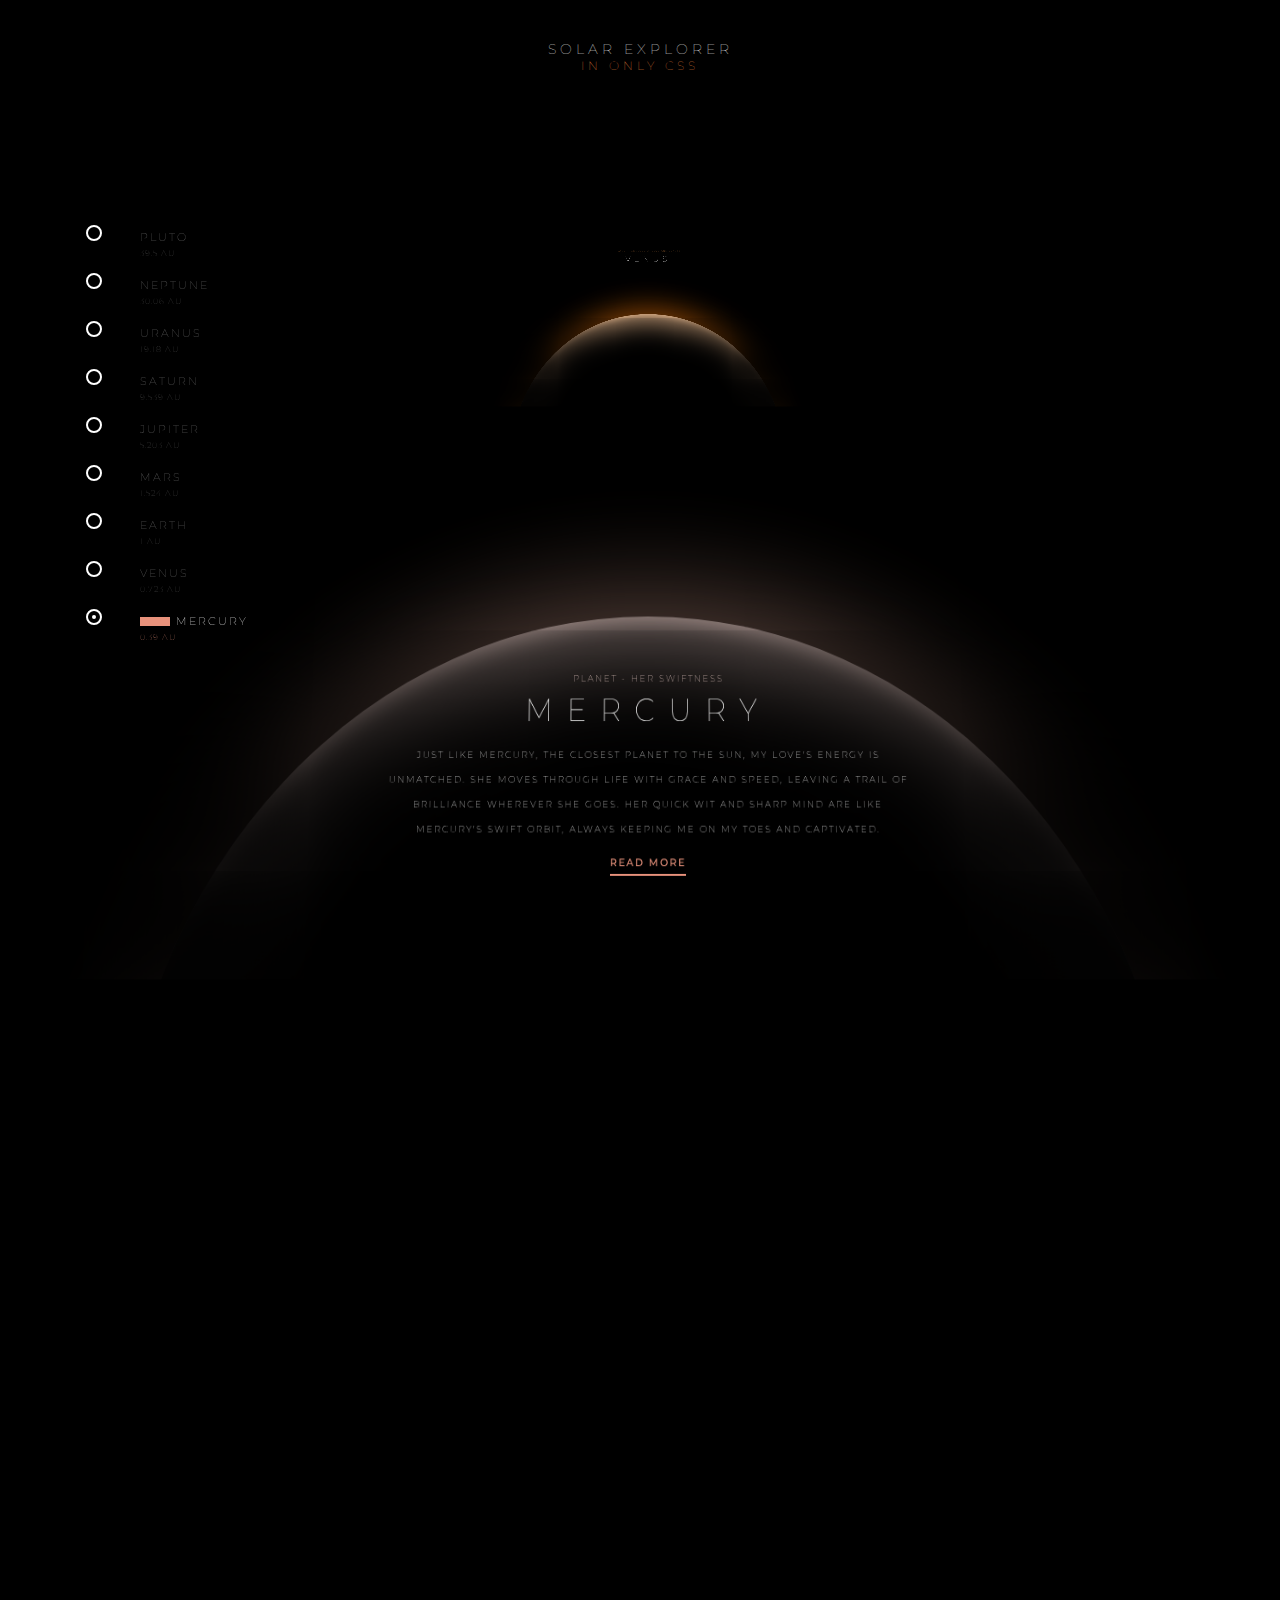
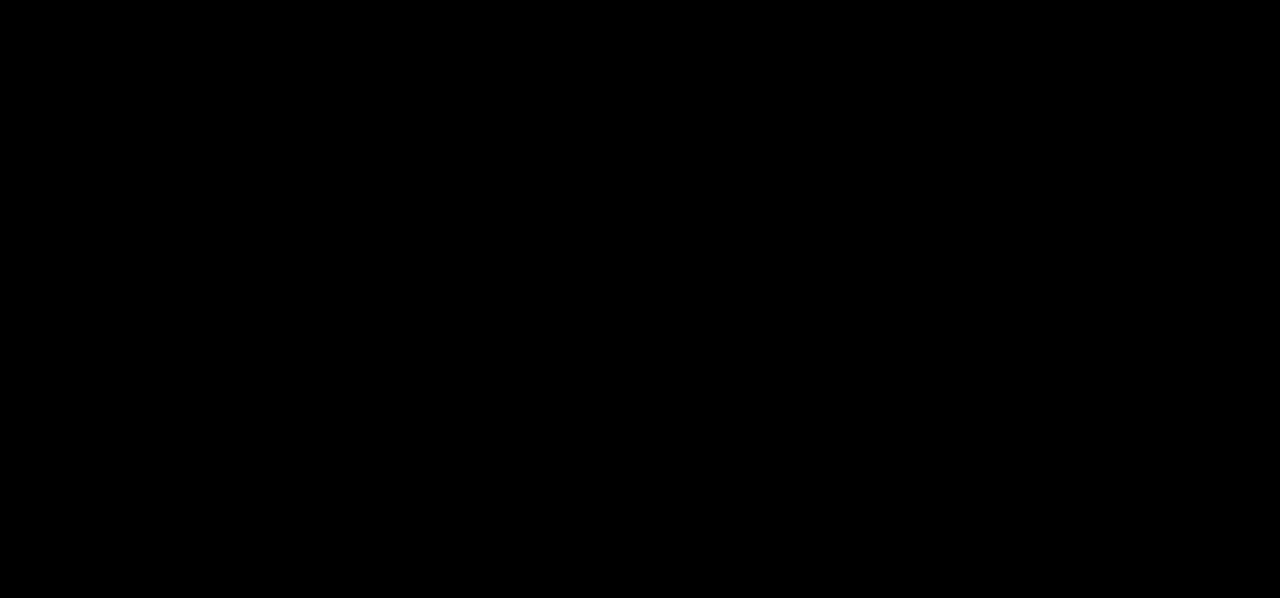
<file: index.html>
<!DOCTYPE html>
<html lang="en">
  <head>
    <meta charset="UTF-8" />
    <meta name="viewport" content="width=device-width, initial-scale=1.0" />
    <link
      rel="stylesheet"
      href="https://cdnjs.cloudflare.com/ajax/libs/font-awesome/4.7.0/css/font-awesome.css"
    />
    <link rel="stylesheet" href="Project3/style.css" />
    <title>Document</title>
  </head>
  <body>
    <h1 class="logo">
      Solar explorer
      <span>in only CSS</span>
    </h1>
    <input class="planet9" id="pluto" type="radio" name="planet" />
    <label class="menu pluto" for="pluto">
      <div class="preview"></div>
      <div class="info">
        <h2>
          <div class="pip"></div>
          Pluto
        </h2>
        <h3>39.5 AU</h3>
      </div>
    </label>
    <input class="planet8" id="neptune" type="radio" name="planet" />
    <label class="menu neptune" for="neptune">
      <div class="preview"></div>
      <div class="info">
        <h2>
          <div class="pip"></div>
          Neptune
        </h2>
        <h3>30.06 AU</h3>
      </div>
    </label>
    <input class="planet7" id="uranus" type="radio" name="planet" />
    <label class="menu uranus" for="uranus">
      <div class="preview"></div>
      <div class="info">
        <h2>
          <div class="pip"></div>
          Uranus
        </h2>
        <h3>19.18 AU</h3>
      </div>
    </label>
    <input class="planet6" id="saturn" type="radio" name="planet" />
    <label class="menu saturn" for="saturn">
      <div class="preview"></div>
      <div class="info">
        <h2>
          <div class="pip"></div>
          Saturn
        </h2>
        <h3>9.539 AU</h3>
      </div>
    </label>
    <input class="planet5" id="jupiter" type="radio" name="planet" />
    <label class="jupiter menu" for="jupiter">
      <div class="preview"></div>
      <div class="info">
        <h2>
          <div class="pip"></div>
          Jupiter
        </h2>
        <h3>5.203 AU</h3>
      </div>
    </label>
    <input
      class="planet4"
      id="mars"
      type="radio"
      name="planet"
      checked="checked"
    />
    <label class="mars menu" for="mars">
      <div class="preview"></div>
      <div class="info">
        <h2>
          <div class="pip"></div>
          Mars
        </h2>
        <h3>1.524 AU</h3>
      </div>
    </label>
    <input
      class="planet3"
      id="earth"
      type="radio"
      name="planet"
      checked="checked"
    />
    <label class="earth menu" for="earth">
      <div class="preview"></div>
      <div class="info">
        <h2>
          <div class="pip"></div>
          Earth
        </h2>
        <h3>1 AU</h3>
      </div>
    </label>
    <input
      class="planet2"
      id="venus"
      type="radio"
      name="planet"
      checked="checked"
    />
    <label class="menu venus" for="venus">
      <div class="preview"></div>
      <div class="info">
        <h2>
          <div class="pip"></div>
          Venus
        </h2>
        <h3>0.723 AU</h3>
      </div>
    </label>
    <input
      class="planet1"
      id="mercury"
      type="radio"
      name="planet"
      checked="checked"
    />
    <label class="menu mercury" for="mercury">
      <div class="preview"></div>
      <div class="info">
        <h2>
          <div class="pip"></div>
          Mercury
        </h2>
        <h3>0.39 AU</h3>
      </div>
    </label>
    <div class="solar">
      <div class="solar_systm">
        <div class="mercury planet">
          <div class="mercury planet_description">
            <h2>Planet - Her Swiftness</h2>
            <h1>Mercury</h1>
            <p>
              Just like Mercury, the closest planet to the sun, my love's energy
              is unmatched. She moves through life with grace and speed, leaving
              a trail of brilliance wherever she goes. Her quick wit and sharp
              mind are like Mercury's swift orbit, always keeping me on my toes
              and captivated.
            </p>
            <label for="readMercury">
              <a>
                Read Mor
                <span>e</span>
              </a>
            </label>
          </div>
          <div class="overlay"></div>
        </div>
      </div>
      <div class="solar_systm">
        <div class="planet venus">
          <div class="planet_description venus">
            <h2>Planet - Goddess of Love and Beauty</h2>
            <h1>Venus</h1>
            <p>
              My girlfriend is my Venus, embodying the very essence of love and
              beauty. Just as Venus shines the brightest among the stars, her
              presence lights up every room she enters, making my world glow
              with her radiance.
            </p>
            <label for="readVenus">
              <a>
                Read Mor
                <span>e</span>
              </a>
            </label>
          </div>
          <div class="overlay"></div>
        </div>
      </div>
      <div class="solar_systm">
        <div class="earth planet">
          <div class="moon moon">
            <h3>Moon</h3>
            <h2>Moon</h2>
          </div>
          <div class="m trajectory"></div>
          <div class="earth planet_description">
            <h2>Planet - My Home, My Everything</h2>
            <h1>Earth</h1>
            <p>
              Just as Earth is our home, she is my sanctuary. Her love is the
              oxygen I breathe, the water that sustains me, and the life that
              fills my soul. With her, I feel truly alive.
            </p>
            <label for="readEarth">
              <a>
                Read Mor
                <span>e</span>
              </a>
            </label>
          </div>
          <div class="overlay"></div>
        </div>
      </div>
      <div class="solar_systm">
        <div class="mars planet">
          <div class="deimos moon">
            <h3>Moon</h3>
            <h2>Deimos</h2>
          </div>
          <div class="d trajectory"></div>
          <div class="moon phoebos">
            <h3>Moon</h3>
            <h2>Phoebos</h2>
          </div>
          <div class="p trajectory"></div>
          <div class="mars planet_description">
            <h2>Planet - Fiery Passion</h2>
            <h1>Mars</h1>
            <p>
              My girlfriend is my Mars, filled with the fiery passion of the
              Roman god of war. She is strong, determined, and fiercely loving,
              igniting a fire in my heart that burns brighter every day.
            </p>
            <label for="readMars">
              <a>
                Read Mor
                <span>e</span>
              </a>
            </label>
          </div>
          <div class="overlay"></div>
        </div>
      </div>
      <div class="solar_systm">
        <div class="jupiter planet">
          <div class="lo moon">
            <h3>Moon</h3>
            <h2>Io</h2>
          </div>
          <div class="europa moon">
            <h3>Moon</h3>
            <h2>Europa</h2>
          </div>
          <div class="ganymede moon">
            <h3>Moon</h3>
            <h2>Ganymede</h2>
          </div>
          <div class="lop trajectory"></div>
          <div class="eu trajectory"></div>
          <div class="ga trajectory"></div>
          <div class="jupiter planet_description">
            <h2>Planet - Her Magnificence</h2>
            <h1>Jupiter</h1>
            <p>
              My love is as grand as Jupiter, the largest planet in the solar
              system. She commands attention and respect, her beauty and
              presence larger than life itself.
            </p>
            <label for="readJupiter">
              <a>
                Read Mor
                <span>e</span>
              </a>
            </label>
          </div>
          <div class="overlay"></div>
        </div>
      </div>
      <div class="solar_systm">
        <div class="planet saturn">
          <div class="moon titan">
            <h3>Moon</h3>
            <h2>Titan</h2>
          </div>
          <div class="dione moon">
            <h3>Moon</h3>
            <h2>Dione</h2>
          </div>
          <div class="enceladus moon">
            <h3>Moon</h3>
            <h2>Enceladus</h2>
          </div>
          <div class="ti trajectory"></div>
          <div class="di trajectory"></div>
          <div class="enc trajectory"></div>
          <div class="planet_description saturn">
            <h2>Planet - Her Grace</h2>
            <h1>Saturn</h1>
            <p>
              My girlfriend is as elegant as Saturn, with a beauty that is both
              subtle and striking. She carries herself with a grace that is
              unmatched, like Saturn’s stunning rings that encircle her with
              love.
            </p>
            <label for="readSaturn">
              <a>
                Read Mor
                <span>e</span>
              </a>
            </label>
          </div>
          <div class="overlay"></div>
        </div>
      </div>
      <div class="solar_systm">
        <div class="planet uranus">
          <div class="miranda moon">
            <h3>Moon</h3>
            <h2>Miranda</h2>
          </div>
          <div class="ariel moon">
            <h3>Moon</h3>
            <h2>Ariel</h2>
          </div>
          <div class="moon umbriel">
            <h3>Moon</h3>
            <h2>Umbriel</h2>
          </div>
          <div class="mir trajectory"></div>
          <div class="ari trajectory"></div>
          <div class="trajectory umb"></div>
          <div class="planet_description uranus">
            <h2>Planet - Her Uniqueness</h2>
            <h1>Uranus</h1>
            <p>
              My girlfriend is as unique as Uranus, with a personality that
              stands out from the crowd. She is different in the most beautiful
              way, her uniqueness making her even more special to me.
            </p>
            <label for="readUranus">
              <a>
                Read Mor
                <span>e</span>
              </a>
            </label>
          </div>
          <div class="overlay"></div>
        </div>
      </div>
      <div class="solar_systm">
        <div class="neptune planet">
          <div class="moon triton">
            <h3>Moon</h3>
            <h2>Triton</h2>
          </div>
          <div class="moon proteus">
            <h3>Moon</h3>
            <h2>Proteus</h2>
          </div>
          <div class="moon nereid">
            <h3>Moon</h3>
            <h2>Nereid</h2>
          </div>
          <div class="trajectory tri"></div>
          <div class="pro trajectory"></div>
          <div class="ner trajectory"></div>
          <div class="neptune planet_description">
            <h2>Planet - Her Depths</h2>
            <h1>Neptune</h1>
            <p>
              My girlfriend is as deep as Neptune, with a soul that is vast and
              mysterious. She is a sea of emotions, each wave of love pulling me
              deeper into her world.
            </p>
            <label for="readNeptune">
              <a>
                Read Mor
                <span>e </span>
              </a>
            </label>
          </div>
          <div class="overlay"></div>
        </div>
      </div>
      <div class="solar_systm">
        <div class="planet pluto">
          <div class="planet_description pluto">
            <h2>Dwarf planet - Her Mysterious Nature</h2>
            <h1>Pluto</h1>
            <p>
              My girlfriend is my Pluto, once hidden from view but now the
              center of my universe. She is mysterious and intriguing, always
              leaving me wanting to know more.
            </p>
            <label for="readPluto">
              <a>
                Read Mor
                <span>e </span>
              </a>
            </label>
          </div>
          <div class="overlay"></div>
        </div>
      </div>
    </div>
    <input class="read" id="readMercury" type="radio" name="mercuryRead" />
    <label class="closeBig" for="closeMercury"></label>
    <input class="read" id="closeMercury" type="radio" name="mercuryRead" />
    <div class="panel">
      <h1>Mercury</h1>
      <p>
        Ancient Wisdom: My love carries within her the wisdom of the ages. Just
        as Mercury was known to ancient civilizations, her soul is rich with
        knowledge and experience. She understands the world in a way that is
        both deep and mysterious, much like the hidden secrets of the universe.
      </p>
      <img src="Project3/Mercury.jpg" />
      <h2>Her Timeless Beauty</h2>
      <p>
        A year with her feels like a moment, yet also an eternity. Like
        Mercury's 88-day year, time seems to slow down and speed up all at once
        when I'm with her. Every moment is precious, filled with the intensity
        of a love that knows no bounds.
      </p>
      <h2>Petite yet Powerful</h2>
      <p>
        She may be small in stature, but like Mercury, she is the second densest
        being in my universe. Her presence is felt deeply; every glance, every
        touch is powerful and leaves a lasting impression on my heart.
      </p>
      <h2>Her Unique Marks</h2>
      <p>
        Just as Mercury's surface has wrinkles, her uniqueness is in the little
        imperfections that make her perfect. Every laugh line, every freckle is
        a story of a moment we've shared, a memory etched into the fabric of our
        love.
      </p>
      <br />
    </div>
    <input class="read" id="readVenus" type="radio" name="venusRead" />
    <label class="closeBig" for="closeVenus"></label>
    <input class="read" id="closeVenus" type="radio" name="venusRead" />
    <div class="panel">
      <h1>Venus</h1>
      <p>
        Venus, named after the goddess of love, reminds me of my beloved. Just
        as Venus shines the brightest among the planets, she outshines everyone
        in my eyes. Her beauty and radiance capture my heart, much like how
        Venus has captivated astronomers for centuries.
      </p>
      <p>
        My love for her is constant, appearing at both dawn and dusk, like Venus
        as the morning and evening star. She brings light to my life,
        illuminating even the darkest moments. Though others may see challenges,
        I see only the warmth of her love, transforming any environment into
        paradise.
      </p>
      <img src="Project3/Venus.jpg" />
      <h2>Our love transcends time.</h2>
      <p>
        In the vastness of our love, time loses meaning. A single day with her
        feels like an eternity of bliss, while years pass like moments. Our bond
        defies conventional measures, creating its own rhythm in the universe of
        our affection.
      </p>
      <h2>Our love challenges conventions.</h2>
      <p>
        Like Venus' unique rotation, our love doesn't follow the usual paths.
        We've created our own direction, spinning together in a dance that may
        seem unconventional to others but feels perfectly natural to us. Our
        relationship needs no external validation; we are complete in ourselves.
      </p>
      <h2>Her love illuminates my world.</h2>
      <p>
        Her love shines so brightly that it outshines all else in my life. Even
        in broad daylight, the radiance of her affection is visible to me,
        guiding my path and warming my heart.
      </p>
      <h2>The depth of our love is immeasurable.</h2>
      <p>
        The intensity of our love is beyond compare. It withstands any pressure,
        growing stronger with each challenge. In the vast ocean of life, our
        love provides a constant, comforting presence, supporting us through
        every depth and height we encounter together.
      </p>
      <br />
    </div>
    <input class="read" id="readEarth" type="radio" name="earthRead" />
    <label class="closeBig" for="closeEarth"></label>
    <input class="read" id="closeEarth" type="radio" name="earthRead" />
    <div class="panel">
      <h1>Earth</h1>
      <p>
        She is as grand as Earth itself, her presence larger than life. She is
        my world, vast and full of wonder, where every day brings a new
        discovery. Our love is like the atmosphere, enveloping us in its warmth
        and sustaining our connection.
      </p>
      <p>
        In the vastness of the universe, she stands out as the most precious
        gem. Her love is as deep as the oceans, as solid as the ground beneath
        our feet, and as life-giving as the air we breathe.
      </p>
      <img src="Project3/Earth.jpg" />
      <h2>Our Growing Love</h2>
      <p>
        Like the Earth's rotation slowing down, our love grows stronger and
        deeper with time. It's a love that evolves, becoming richer and more
        fulfilling with each passing day. Every moment spent together adds to
        the tapestry of our shared life, creating a love story that spans eons.
      </p>
      <h2>Her Central Place</h2>
      <p>
        Just as Earth was once thought to be the center of the universe, she is
        the center of mine. Everything in my life revolves around her, and I
        wouldn't have it any other way. Her gravitational pull on my heart is
        undeniable, keeping me in perfect orbit around her love.
      </p>
      <h2>Her Protective Aura</h2>
      <p>
        Her love is like Earth's magnetic field, protecting me from the storms
        of life. She is my shield, my safe haven, where I know I am always loved
        and cared for. In her embrace, I find the strength to face any
        challenge, knowing she'll always be there to support me.
      </p>
      <h2>Our Moonlit Nights</h2>
      <p>
        She is my only moon, the one who lights up my nights and makes even the
        darkest times beautiful. Our love is like the Moon and Earth, forever
        connected, forever in sync. Just as the Moon influences the tides, her
        love shapes the ebb and flow of my emotions, creating a perfect harmony
        in our relationship.
      </p>
      <br />
    </div>
    <input class="read" id="readMars" type="radio" name="marsRead" />
    <label class="closeBig" for="closeMars"></label>
    <input class="read" id="closeMars" type="radio" name="marsRead" />
    <div class="panel">
      <h1>Mars</h1>
      <p>
        Her Boldness: Just as Mars is known for its red hue, she stands out with
        her bold and vibrant personality. She is unafraid to be herself, and
        that confidence is incredibly sexy.
      </p>
      <img src="Project3/Mars.jpg" />
      <h2>Her Equal</h2>
      <p>
        Like Mars and Earth having similar landmasses, we are equals in every
        way. Together, we share the weight of the world, supporting each other
        through every challenge.
      </p>
      <h2>Her Unmatched Heights</h2>
      <p>
        She is like Olympus Mons, the tallest mountain in the solar system. She
        reaches heights that no one else can, inspiring me to be better, to
        reach higher, just to be worthy of her love.
      </p>
      <h2>Her Persistence</h2>
      <p>
        Just as only a few missions to Mars have been successful, winning her
        heart was a challenge, but one worth every effort. Now that I have her,
        I cherish her more than anything.
      </p>
      <h2>Her Wild Side</h2>
      <p>
        She has a wild side, like the dust storms on Mars, unpredictable and
        thrilling. Being with her is an adventure, one I would never trade for
        anything else.
      </p>
      <br />
    </div>
    <input class="read" id="readJupiter" type="radio" name="jupiterRead" />
    <label class="closeBig" for="closeJupiter"></label>
    <input class="read" id="closeJupiter" type="radio" name="jupiterRead" />
    <div class="panel">
      <h1>Jupiter</h1>
      <p>Her Strength</p>
      <p>
        Just as Jupiter is named after the king of the gods, she is the queen of
        my heart. Her strength and wisdom guide me, and I am in awe of her every
        day. She helped revolutionize the way I see the universe and myself.
        Discovering her love was like Galileo discovering Jupiter's moons - it
        completely changed my perspective. She showed me that my heart could
        orbit around someone other than myself, supporting the view that I am
        not the center of the universe.
      </p>
      <img src="Project3/Jupiter.jpg" />
      <h2>Her Brightness</h2>
      <p>
        She is the fourth brightest object in my life, her light guiding me
        through the darkest of times. Her love is like Jupiter, visible even
        from afar, always there, always strong.
      </p>
      <h2>Ancient and Eternal</h2>
      <p>
        Like the Babylonians who first recorded Jupiter, my love for her feels
        ancient, eternal, as if it has always existed and will continue to do so
        forever. Just as Jupiter has been seen by cultures throughout history,
        my love for her transcends time. To me, she represents strength, wisdom,
        and beauty, much like Jupiter represented different gods to various
        ancient civilizations.
      </p>
      <h2>Her Unstoppable Energy</h2>
      <p>
        She has the shortest days, filled with energy and excitement.Her zest
        for life is contagious, and I can't help but be swept up in her world.
        She brings a whirlwind of joy and activity to every moment we share.
      </p>
      <h2>Our Slow Dance</h2>
      <p>
        Like Jupiter's long orbit around the Sun, our love is a slow, beautiful
        dance. We move through life together, in sync, taking our time to savor
        every moment. Our journey may be long, but every step is a treasure.
      </p>
      <br />
    </div>
    <input class="read" id="readSaturn" type="radio" name="saturnRead" />
    <label class="closeBig" for="closeSaturn"></label>
    <input class="read" id="closeSaturn" type="radio" name="saturnRead" />
    <div class="panel">
      <h1>Saturn</h1>
      <p>
        Just as Saturn has been known to the ancients, her beauty is timeless,
        admired by all who see her. She is a classic, the epitome of elegance
        and style. Her grace and charm have captivated me from the moment we
        met, and I find myself falling deeper in love with her every day. Like
        Saturn's rings, her beauty is unique and extraordinary, setting her
        apart from everyone else in my universe.
      </p>
      <img src="Project3/Saturn.jpg" />
      <h2>Her Visibility</h2>
      <p>
        She can be seen by all, her beauty shining bright even from afar. She is
        the fifth brightest star in my sky, and every time I see her, I am
        reminded of how lucky I am to have her. Her presence illuminates my
        world, guiding me through the darkest of times. Just as Saturn is easily
        studied through a small telescope, I find myself constantly in awe as I
        discover new facets of her personality and beauty.
      </p>
      <h2>Her Ancient Wisdom</h2>
      <p>
        She carries with her the wisdom of the ages, just as Saturn was known to
        the ancients. Her knowledge and experience make her even more alluring,
        a mystery I am always eager to uncover. Like Saturn, named after the
        Roman god of time, she seems to possess a timeless quality, her insights
        and understanding transcending the present moment.
      </p>
      <h2>Her Perfect Shape</h2>
      <p>
        Like Saturn's flatness, she is perfectly shaped, every curve a
        masterpiece. She is the definition of beauty, her form flawless and
        divine. Just as Saturn's unique shape is due to its composition and
        rotation, her beauty is a perfect blend of her inner qualities and outer
        grace, creating a harmony that takes my breath away.
      </p>
      <h2>Our Long Journey</h2>
      <p>
        Our love is like Saturn's slow orbit, taking its time to grow and
        evolve. It is a journey that we embark on together, savoring every
        moment, knowing that the destination is a lifetime of happiness. Just as
        Saturn's movement earned it the nickname "oldest of the old," our love
        feels ancient and eternal, as if it has always existed and will continue
        to do so forever.
      </p>
      <br />
    </div>
    <input class="read" id="readUranus" type="radio" name="uranusRead" />
    <label class="closeBig" for="closeUranus"></label>
    <input class="read" id="closeUranus" type="radio" name="uranusRead" />
    <div class="panel">
      <h1>Uranus</h1>
      <p>
        Her beauty is like Uranus, too dim to be noticed by the ordinary, but
        for those who truly see her, she is breathtaking. She is the hidden gem,
        the star that shines brightest in my eyes. Her allure isn't immediately
        apparent to everyone, but to those who take the time to truly know her,
        she reveals a beauty that is unparalleled and eternal. Like Uranus,
        initially mistaken for a mere star, her true magnificence becomes
        evident upon closer inspection.
      </p>
      <img src="Project3/Uranus.jpg" />
      <h2>Her Discovery</h2>
      <p>
        Just as Uranus was discovered by chance, finding her felt like a stroke
        of luck. She is my greatest discovery, the treasure I never knew I was
        searching for. Our meeting was serendipitous, a moment that changed the
        course of my life forever. Like William Herschel stumbling upon Uranus
        while surveying the stars, I found her unexpectedly, and in that
        instant, my world expanded beyond anything I had ever imagined.
      </p>
      <h2>Her Unpredictable Nature</h2>
      <p>
        Like Uranus's retrograde rotation, she is wonderfully unpredictable. She
        keeps me on my toes, always surprising me with her spontaneity and zest
        for life. Just as Uranus spins in the opposite direction to most
        planets, she approaches life in her own unique way. Her unconventional
        thinking and ability to see things from a different perspective
        constantly amaze me, making every day an exciting adventure.
      </p>
      <h2>Our Endless Love</h2>
      <p>
        Our love is like Uranus's long orbit, taking years to complete but
        always moving forward. It is a love that stands the test of time,
        enduring through every challenge. Just as Uranus takes 84 Earth years to
        circle the Sun, our love grows deeper and stronger with each passing
        year. We face the light and darkness together, knowing that our bond
        will withstand any cosmic shifts that come our way.
      </p>
      <h2>Her Icy Exterior</h2>
      <p>
        She may have an icy exterior, like Uranus, but beneath it lies a heart
        of gold. She is cool and composed on the outside, but inside, she is
        warm, loving, and full of passion. Like the ice giant Uranus, with its
        frozen outer layers concealing a dynamic core, her calm demeanor masks a
        depth of emotion and intensity that never ceases to captivate me.
        Peeling back the layers of her personality is an ongoing journey of
        discovery, revealing new wonders with each passing day.
      </p>
      <br />
    </div>
    <input class="read" id="readNeptune" type="radio" name="neptuneRead" />
    <label class="closeBig" for="closeNeptune"></label>
    <input class="read" id="closeNeptune" type="radio" name="neptuneRead" />
    <div class="panel">
      <h1>Neptune</h1>
      <p>
        Like Neptune, she was not known to the ancients, but her power is
        undeniable. She is a force to be reckoned with, her strength and beauty
        invisible to those who don't take the time to truly see her. Just as
        Neptune's mysteries continue to captivate astronomers, she continues to
        amaze me every day. Her influence on my life is profound, like Neptune's
        gravitational pull, invisibly shaping my world in ways I'm still
        discovering.
      </p>
      <img src="Project3/Neptune.jpg" />
      <h2>Her Predicted Beauty</h2>
      <p>
        Just as Neptune was predicted before it was seen, I knew she was the one
        before I ever laid eyes on her. She is everything I dreamed of and more.
        Our love story was written in the stars long before we met, much like
        how Neptune's existence was calculated before it was observed. The
        irregularities in my life's orbit led me to her, and when I finally saw
        her, it was as if all the mathematical predictions of my heart had come
        true. She is my celestial discovery, the missing piece that completes my
        universe.
      </p>
      <h2>Her Invisible Power</h2>
      <p>
        She is not visible to the casual observer, her true beauty and strength
        apparent only to those who take the time to truly know her. Like
        Neptune, hidden from the naked eye, she reveals her magnificence to
        those who seek her out with dedication and love.
      </p>
      <h2>Her Speed</h2>
      <p>
        She moves through life with the rapidity of Neptune's spin, her energy
        boundless and her spirit unstoppable. She is a whirlwind of love,
        sweeping me off my feet time and time again. Her passion and zest for
        life are as constant as Neptune's rotation, never ceasing to inspire and
        energize me.
      </p>
      <h2>Her Layered Complexity</h2>
      <p>
        Like Neptune's layers of gases, her personality is complex and layered.
        There is always something new to discover, another reason to fall in
        love with her all over again. Beneath her serene exterior lies a depth
        of emotion, intellect, and passion that continues to amaze me. Each
        layer of her being is a new adventure, a new realm to explore in our
        journey of love.
      </p>
      <h2>Her Mesmerizing Beauty</h2>
      <p>
        Her beauty is like Neptune's blue hue, mesmerizing and serene. She is a
        vision of loveliness, her presence calming and soothing, like the gentle
        waves of a vast ocean. The way she moves, the way she speaks, the way
        she looks at me - everything about her is as captivating as Neptune's
        ethereal blue glow. In her eyes, I see the depth of the universe, a
        beauty that transcends the physical and touches the soul.
      </p>
    </div>
    <input class="read" id="readPluto" type="radio" name="plutoRead" />
    <label class="closeBig" for="closePluto"></label>
    <input class="read" id="closePluto" type="radio" name="plutoRead" />
    <div class="panel">
      <h1>Pluto</h1>
      <p>
        Her Underworld Charm: She is named after the god of the underworld, but
        her charm is heavenly. She captivates me with her enigmatic nature,
        drawing me in with every smile, every word. Like Pluto's mysterious
        allure, she holds secrets that I long to uncover. Her presence in my
        life is like discovering a new celestial body - unexpected, thrilling,
        and forever changing my universe. With each passing day, I find myself
        more enthralled by her otherworldly beauty and the depth of her
        character.
      </p>
      <p>
        Her Reclassification: Just as Pluto was reclassified, she has redefined
        what love means to me. She has shown me a new world of emotions, a new
        way of being, and I am forever changed by her. Our love story is unique,
        defying conventional classifications much like Pluto challenges
        traditional planetary definitions. She has expanded my understanding of
        love, introducing me to feelings I never knew existed, and reshaping my
        emotional landscape in ways I never thought possible.
      </p>
      <img src="Project3/Pluto.jpg" />
      <h2>Her Underworld Charm</h2>
      <p>
        Like Pluto, named after the god of the underworld, she possesses a charm
        that is both mysterious and irresistible. Her allure goes beyond the
        surface, drawing me into the depths of her soul.
      </p>
      <h2>Her Reclassification</h2>
      <p>
        Just as Pluto's status changed, she has transformed my definition of
        love. She's rewritten the rules of my heart, creating a new category of
        emotion that only she can fill.
      </p>
      <h2>Our Endless Orbit</h2>
      <p>
        Our love is like Pluto's long orbit, taking years to complete but always
        in motion. It is a love that endures, even in the coldest and darkest
        times. Like Pluto's journey around the sun, our relationship may have
        its distant points, but we always come back to each other, our
        gravitational pull unbreakable.
      </p>
      <h2>Her Many Faces</h2>
      <p>
        Like Pluto's five moons, she has many faces, each one more beautiful
        than the last. She is multifaceted, with layers of personality that I am
        constantly discovering, each one making me fall in love with her even
        more. From her playful side to her serious demeanor, from her passionate
        nature to her calm wisdom, every aspect of her personality is a new moon
        for me to explore and cherish.
      </p>
    </div>
  </body>
</html>
</file>
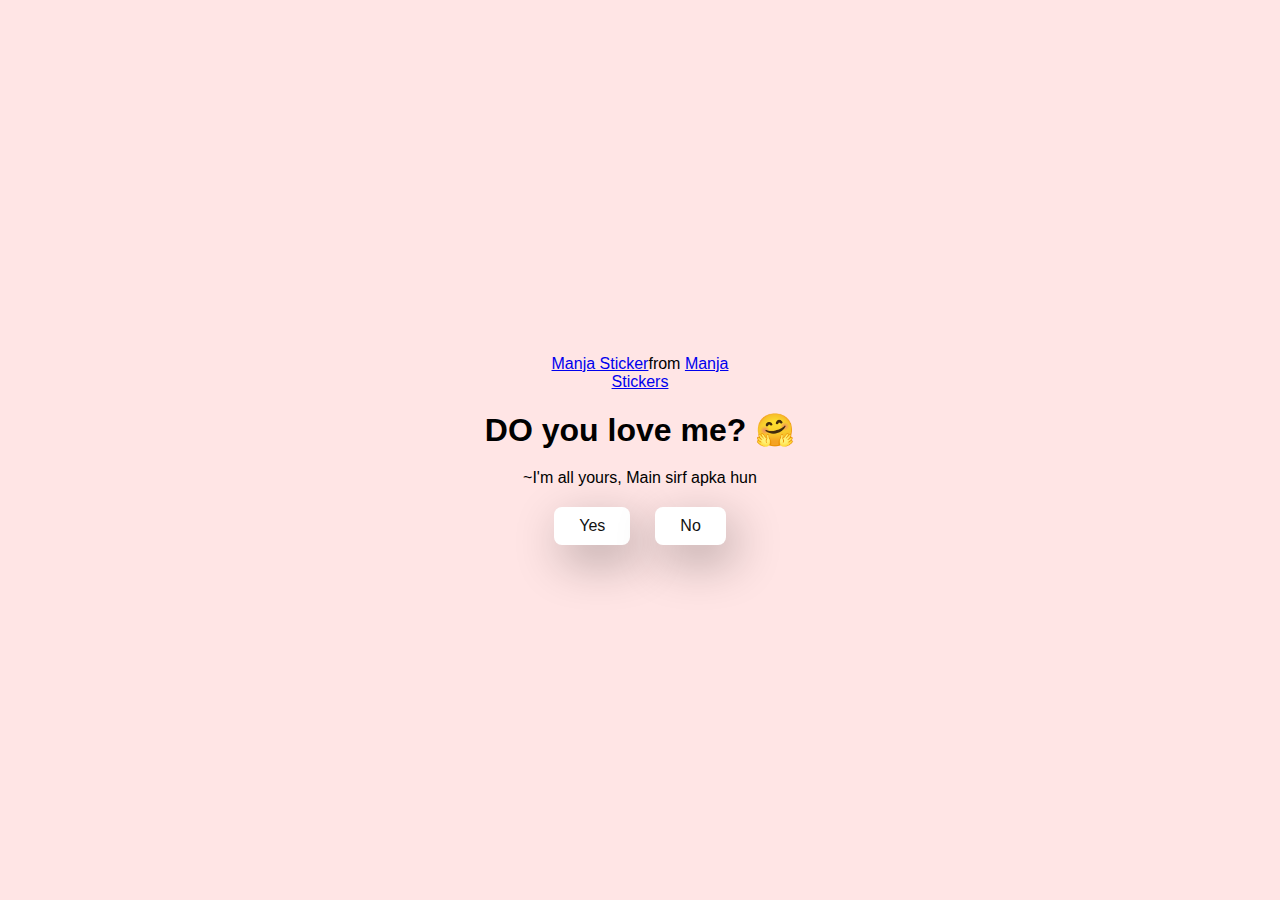
<file: Project1/index.html>
<!DOCTYPE html>
<html lang="en">
  <!-- made by @techoverflows-->
  <head>
    <meta charset="UTF-8" />
    <meta name="viewport" content="width=device-width, initial-scale=1.0" />
    <title>Ask Her Out</title>

    <link rel="stylesheet" href="./style.css" />
  </head>
  <body>
    <div class="container">
      <div
        class="tenor-gif-embed"
        data-postid="22885016"
        data-share-method="host"
        data-aspect-ratio="1.04918"
        data-width="100%"
      >
        <a href="https://tenor.com/view/manja-gif-22885016">Manja Sticker</a
        >from
        <a href="https://tenor.com/search/manja-stickers">Manja Stickers</a>
      </div>
      <script
        type="text/javascript"
        async
        src="https://tenor.com/embed.js"
      ></script>
      <h1>DO you love me? 🤗</h1>
      <p>~I'm all yours, Main sirf apka hun</p>

      <div class="btn">
        <a href="yes.html">Yes</a>
        <a href="no1.html">No</a>
      </div>
    </div>
  </body>
</html>
</file>
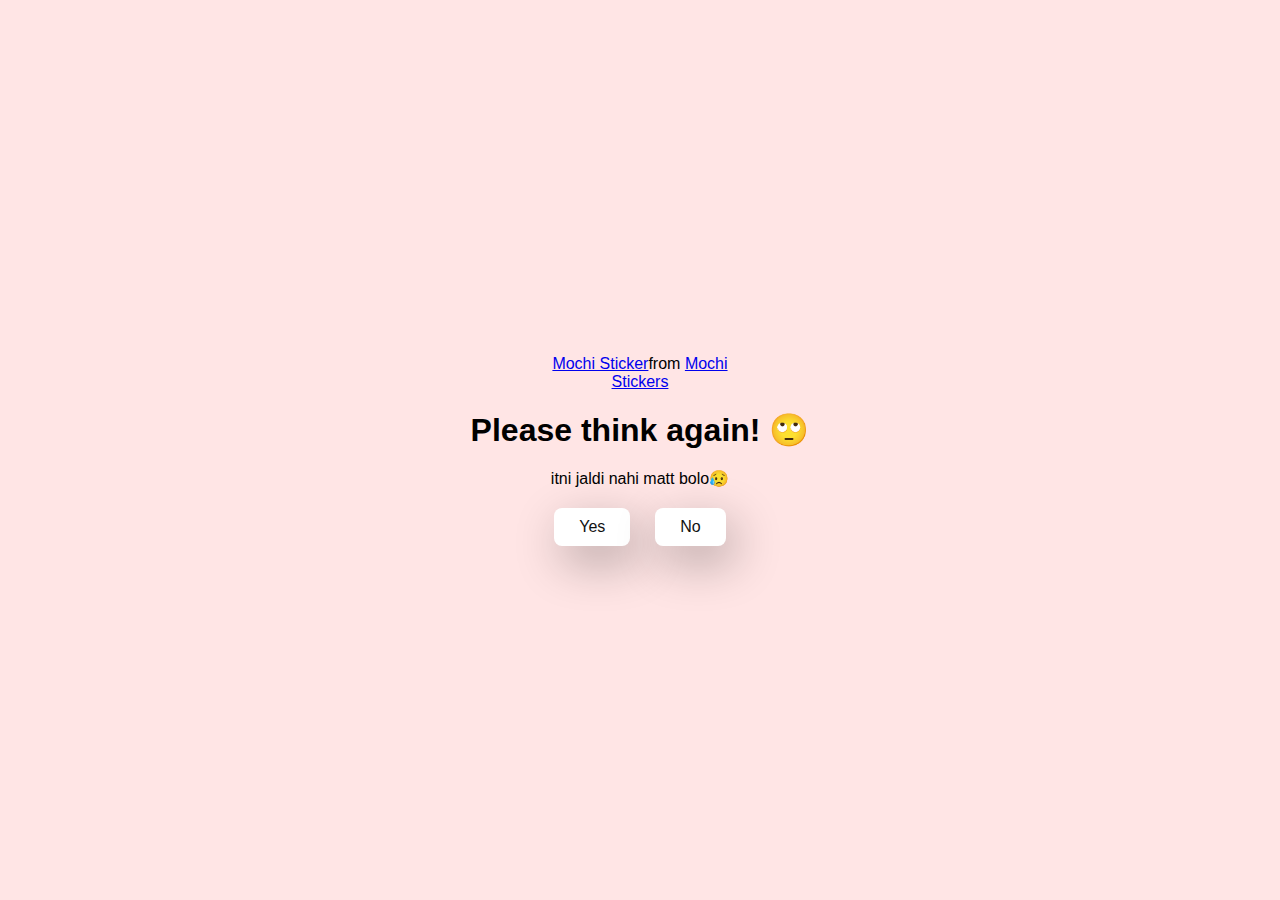
<file: no1.html>
<!DOCTYPE html>
<html lang="en">
  <!-- made by @techoverflows-->
  <head>
    <meta charset="UTF-8" />
    <meta name="viewport" content="width=device-width, initial-scale=1.0" />
    <title>Ask Her Out</title>

    <link rel="stylesheet" href="./style.css" />
  </head>
  <body>
    <div class="container">
      <div
        class="tenor-gif-embed"
        data-postid="22050818"
        data-share-method="host"
        data-aspect-ratio="1"
        data-width="100%"
      >
        <a href="https://tenor.com/view/mochi-gif-22050818">Mochi Sticker</a
        >from
        <a href="https://tenor.com/search/mochi-stickers">Mochi Stickers</a>
      </div>
      <script
        type="text/javascript"
        async
        src="https://tenor.com/embed.js"
      ></script>
      <h1>Please think again! 🙄</h1>
      <p>itni jaldi nahi matt bolo😥</p>

      <div class="btn">
        <a href="yes.html">Yes</a>
        <a href="no2.html">No</a>
      </div>
    </div>
  </body>
</html>
</file>
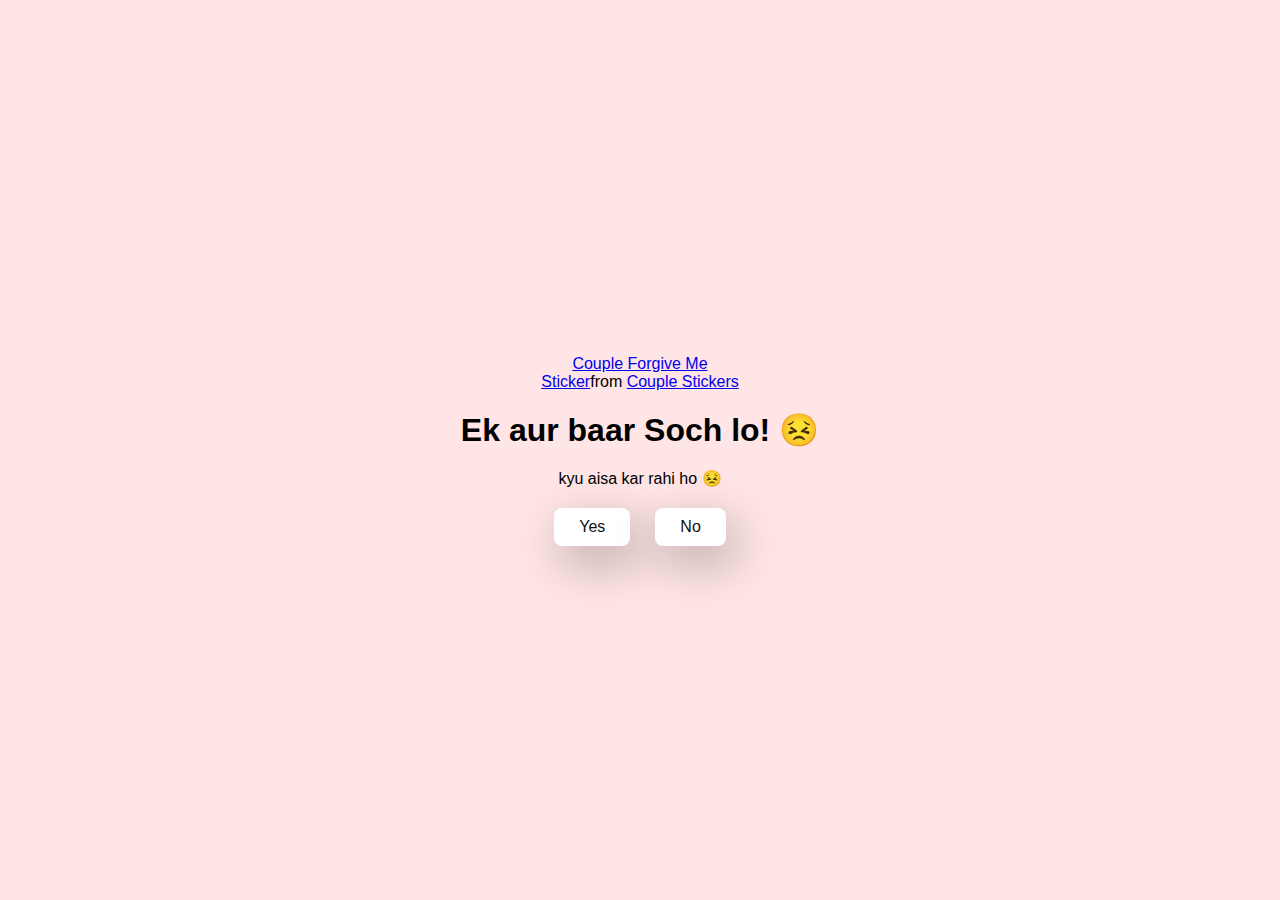
<file: no2.html>
<!DOCTYPE html>
<html lang="en">
  <!-- made by @techoverflows-->
  <head>
    <meta charset="UTF-8" />
    <meta name="viewport" content="width=device-width, initial-scale=1.0" />
    <title>Ask Her Out</title>

    <link rel="stylesheet" href="./style.css" />
  </head>
  <body>
    <div class="container">
      <div
        class="tenor-gif-embed"
        data-postid="15195810"
        data-share-method="host"
        data-aspect-ratio="1"
        data-width="100%"
      >
        <a
          href="https://tenor.com/view/couple-forgive-me-asking-for-forgiveness-begging-crying-gif-15195810"
          >Couple Forgive Me Sticker</a
        >from
        <a href="https://tenor.com/search/couple-stickers">Couple Stickers</a>
      </div>
      <script
        type="text/javascript"
        async
        src="https://tenor.com/embed.js"
      ></script>

      <h1>Ek aur baar Soch lo! 😣</h1>
      <p>kyu aisa kar rahi ho 😣</p>

      <div class="btn">
        <a href="yes.html">Yes</a>
        <a href="no3.html">No</a>
      </div>
    </div>
  </body>
</html>
</file>
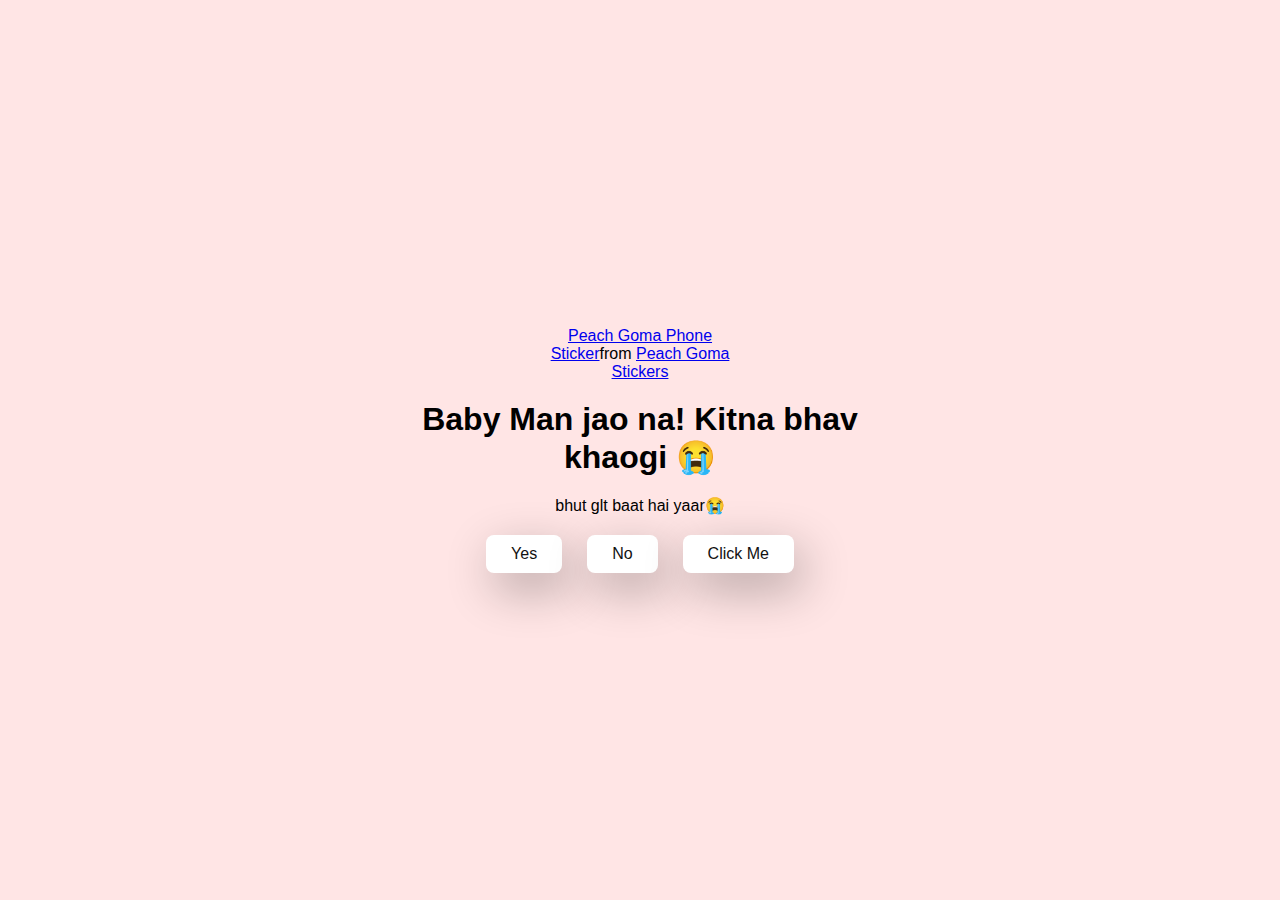
<file: no3.html>
<!DOCTYPE html>
<html lang="en">
  <!-- made by @techoverflows-->
  <head>
    <meta charset="UTF-8" />
    <meta name="viewport" content="width=device-width, initial-scale=1.0" />
    <title>Ask Her Out</title>

    <link rel="stylesheet" href="./style.css" />
  </head>
  <body>
    <div class="container">
      <div
        class="tenor-gif-embed"
        data-postid="15974530976611222074"
        data-share-method="host"
        data-aspect-ratio="1.26923"
        data-width="100%"
      >
        <a
          href="https://tenor.com/view/peach-goma-phone-gif-15974530976611222074"
          >Peach Goma Phone Sticker</a
        >from
        <a href="https://tenor.com/search/peach+goma-stickers"
          >Peach Goma Stickers</a
        >
      </div>
      <script
        type="text/javascript"
        async
        src="https://tenor.com/embed.js"
      ></script>

      <h1>Baby Man jao na! Kitna bhav khaogi 😭</h1>
      <p>bhut glt baat hai yaar😭</p>

      <div class="btn">
        <a href="yes.html">Yes</a>
        <a href="#" id="move-random">No</a>
        <a href="index2.html">Click Me</a>
      </div>
    </div>

    <script src="./script.js"></script>
  </body>
</html>
</file>
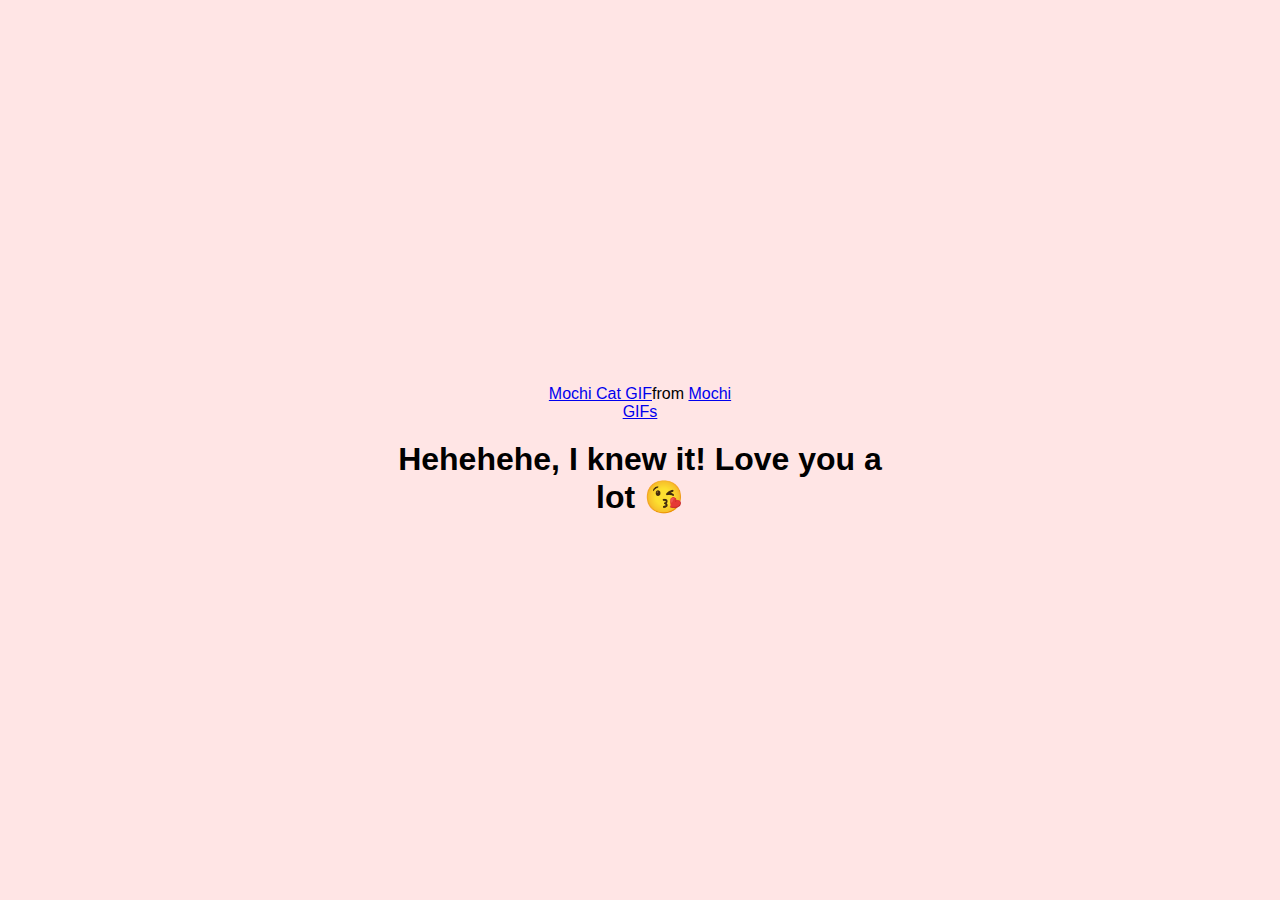
<file: yes.html>
<!DOCTYPE html>
<html lang="en">
  <!-- made by @techoverflows-->
  <head>
    <meta charset="UTF-8" />
    <meta name="viewport" content="width=device-width, initial-scale=1.0" />
    <title>Ask Her Out</title>

    <link rel="stylesheet" href="./style.css" />
  </head>
  <body>
    <div class="container">
      <div
        class="tenor-gif-embed"
        data-postid="253027946666209433"
        data-share-method="host"
        data-aspect-ratio="1.37853"
        data-width="100%"
      >
        <a
          href="https://tenor.com/view/mochi-cat-mochi-and-goma-goma-and-peach-mochi-mochi-peach-cat-gif-gif-253027946666209433"
          >Mochi Cat GIF</a
        >from <a href="https://tenor.com/search/mochi-gifs">Mochi GIFs</a>
      </div>
      <script
        type="text/javascript"
        async
        src="https://tenor.com/embed.js"
      ></script>
      <h1>Hehehehe, I knew it! Love you a lot 😘</h1>
    </div>
  </body>
</html>
</file>
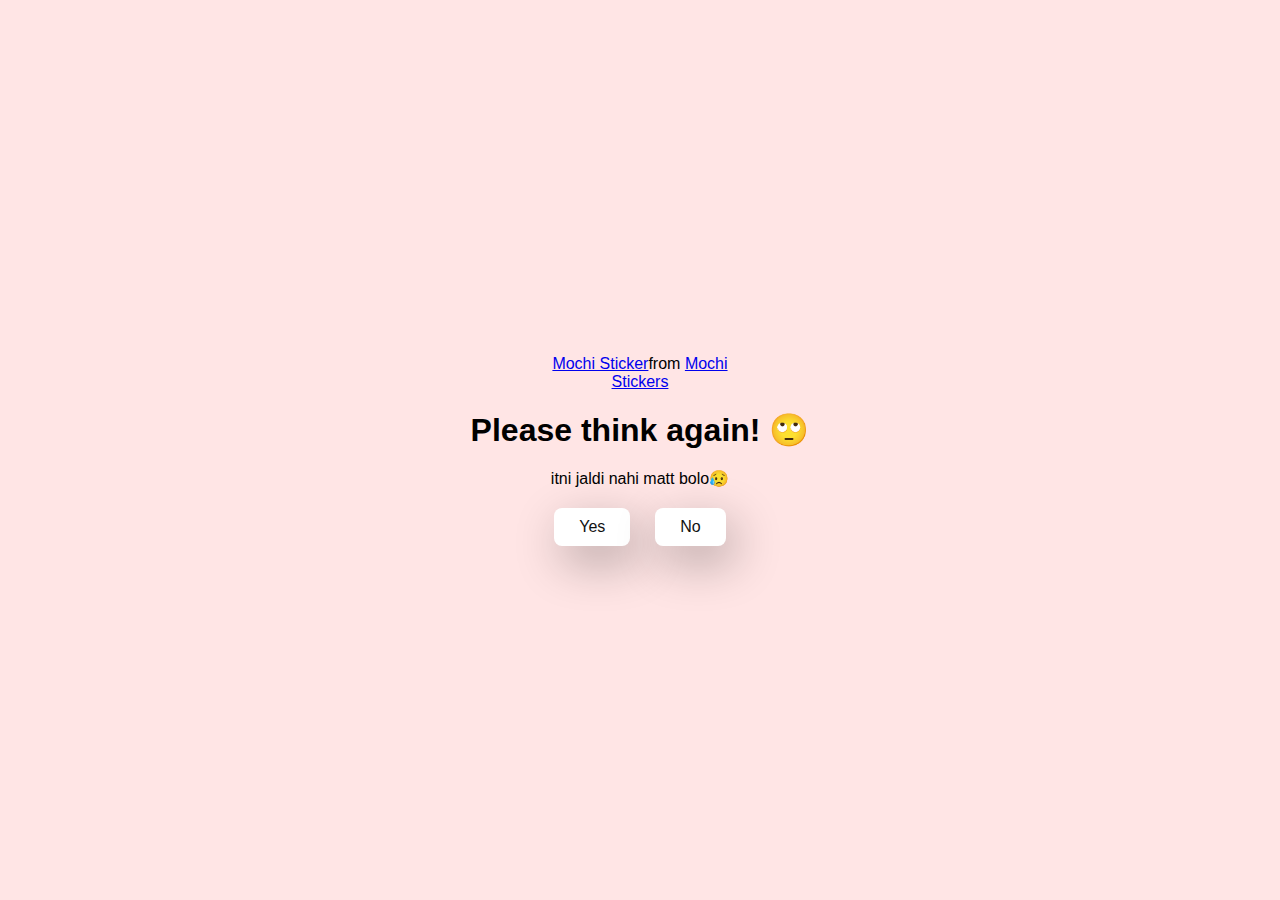
<file: Project1/no1.html>
<!DOCTYPE html>
<html lang="en">
  <!-- made by @techoverflows-->
  <head>
    <meta charset="UTF-8" />
    <meta name="viewport" content="width=device-width, initial-scale=1.0" />
    <title>Ask Her Out</title>

    <link rel="stylesheet" href="./style.css" />
  </head>
  <body>
    <div class="container">
      <div
        class="tenor-gif-embed"
        data-postid="22050818"
        data-share-method="host"
        data-aspect-ratio="1"
        data-width="100%"
      >
        <a href="https://tenor.com/view/mochi-gif-22050818">Mochi Sticker</a
        >from
        <a href="https://tenor.com/search/mochi-stickers">Mochi Stickers</a>
      </div>
      <script
        type="text/javascript"
        async
        src="https://tenor.com/embed.js"
      ></script>
      <h1>Please think again! 🙄</h1>
      <p>itni jaldi nahi matt bolo😥</p>

      <div class="btn">
        <a href="yes.html">Yes</a>
        <a href="no2.html">No</a>
      </div>
    </div>
  </body>
</html>
</file>
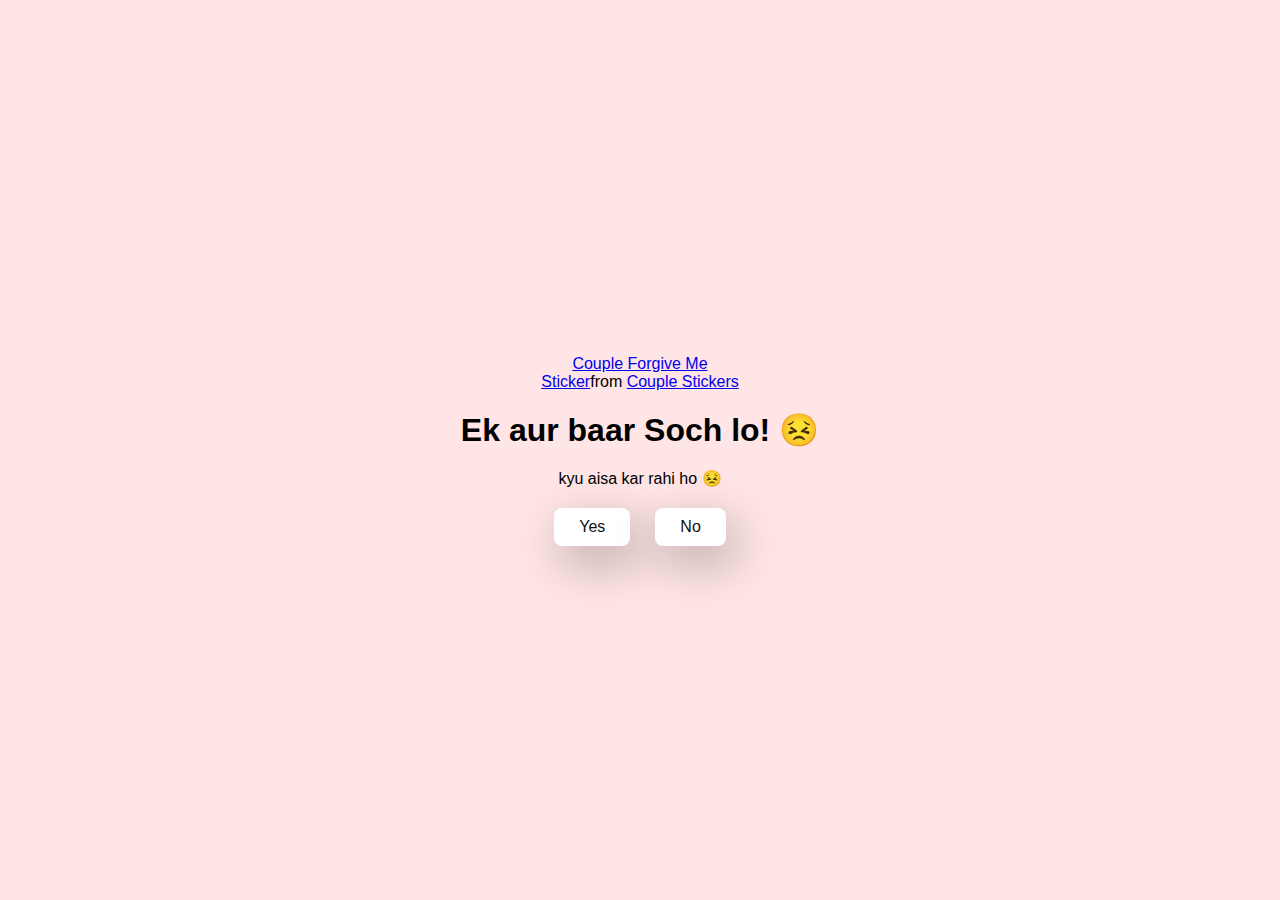
<file: Project1/no2.html>
<!DOCTYPE html>
<html lang="en">
  <!-- made by @techoverflows-->
  <head>
    <meta charset="UTF-8" />
    <meta name="viewport" content="width=device-width, initial-scale=1.0" />
    <title>Ask Her Out</title>

    <link rel="stylesheet" href="./style.css" />
  </head>
  <body>
    <div class="container">
      <div
        class="tenor-gif-embed"
        data-postid="15195810"
        data-share-method="host"
        data-aspect-ratio="1"
        data-width="100%"
      >
        <a
          href="https://tenor.com/view/couple-forgive-me-asking-for-forgiveness-begging-crying-gif-15195810"
          >Couple Forgive Me Sticker</a
        >from
        <a href="https://tenor.com/search/couple-stickers">Couple Stickers</a>
      </div>
      <script
        type="text/javascript"
        async
        src="https://tenor.com/embed.js"
      ></script>

      <h1>Ek aur baar Soch lo! 😣</h1>
      <p>kyu aisa kar rahi ho 😣</p>

      <div class="btn">
        <a href="yes.html">Yes</a>
        <a href="no3.html">No</a>
      </div>
    </div>
  </body>
</html>
</file>
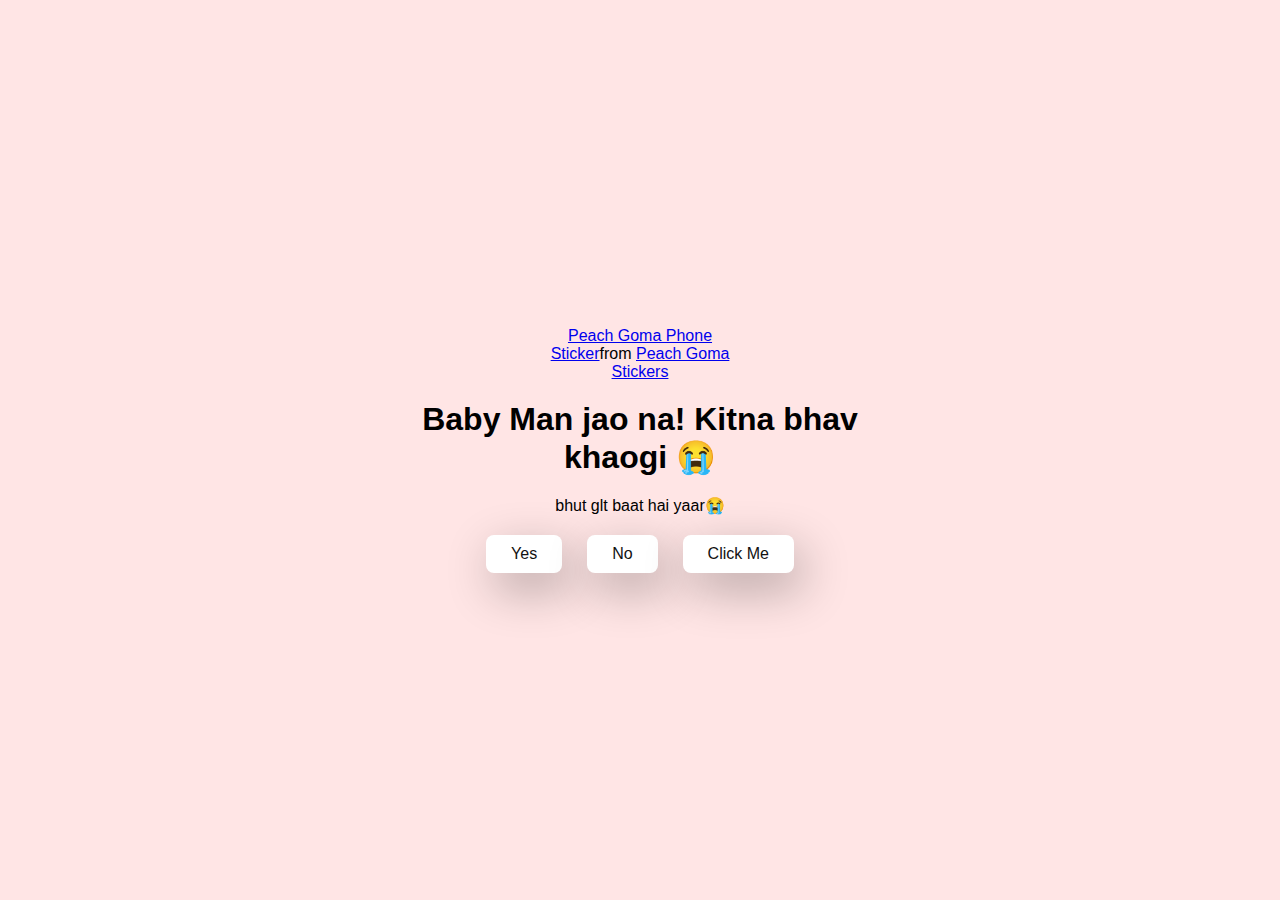
<file: Project1/no3.html>
<!DOCTYPE html>
<html lang="en">
  <!-- made by @techoverflows-->
  <head>
    <meta charset="UTF-8" />
    <meta name="viewport" content="width=device-width, initial-scale=1.0" />
    <title>Ask Her Out</title>

    <link rel="stylesheet" href="./style.css" />
  </head>
  <body>
    <div class="container">
      <div
        class="tenor-gif-embed"
        data-postid="15974530976611222074"
        data-share-method="host"
        data-aspect-ratio="1.26923"
        data-width="100%"
      >
        <a
          href="https://tenor.com/view/peach-goma-phone-gif-15974530976611222074"
          >Peach Goma Phone Sticker</a
        >from
        <a href="https://tenor.com/search/peach+goma-stickers"
          >Peach Goma Stickers</a
        >
      </div>
      <script
        type="text/javascript"
        async
        src="https://tenor.com/embed.js"
      ></script>

      <h1>Baby Man jao na! Kitna bhav khaogi 😭</h1>
      <p>bhut glt baat hai yaar😭</p>

      <div class="btn">
        <a href="yes.html">Yes</a>
        <a href="#" id="move-random">No</a>
        <a href="index2.html">Click Me</a>
      </div>
    </div>

    <script src="./script.js"></script>
  </body>
</html>
</file>
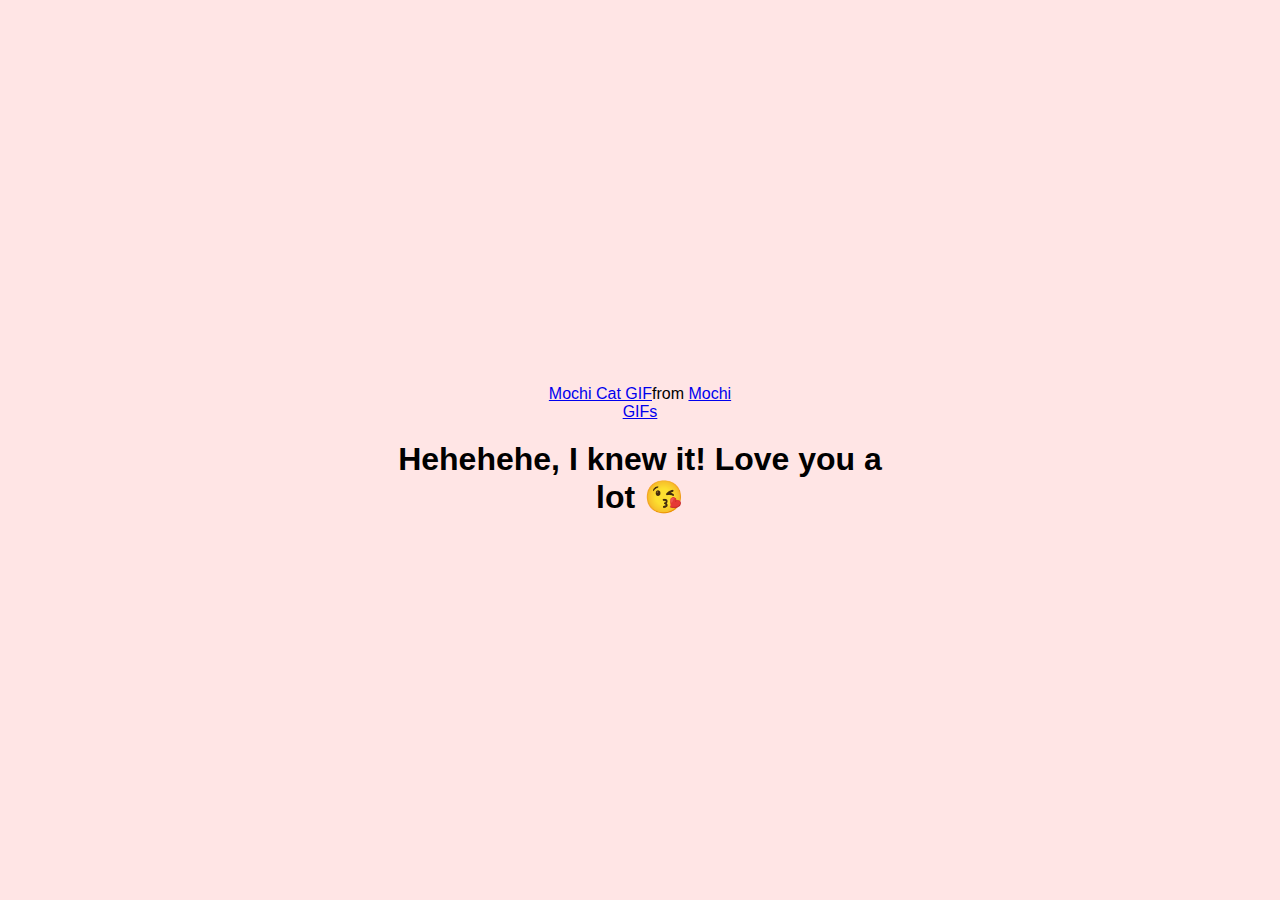
<file: Project1/yes.html>
<!DOCTYPE html>
<html lang="en">
  <!-- made by @techoverflows-->
  <head>
    <meta charset="UTF-8" />
    <meta name="viewport" content="width=device-width, initial-scale=1.0" />
    <title>Ask Her Out</title>

    <link rel="stylesheet" href="./style.css" />
  </head>
  <body>
    <div class="container">
      <div
        class="tenor-gif-embed"
        data-postid="253027946666209433"
        data-share-method="host"
        data-aspect-ratio="1.37853"
        data-width="100%"
      >
        <a
          href="https://tenor.com/view/mochi-cat-mochi-and-goma-goma-and-peach-mochi-mochi-peach-cat-gif-gif-253027946666209433"
          >Mochi Cat GIF</a
        >from <a href="https://tenor.com/search/mochi-gifs">Mochi GIFs</a>
      </div>
      <script
        type="text/javascript"
        async
        src="https://tenor.com/embed.js"
      ></script>
      <h1>Hehehehe, I knew it! Love you a lot 😘</h1>
    </div>
  </body>
</html>
</file>
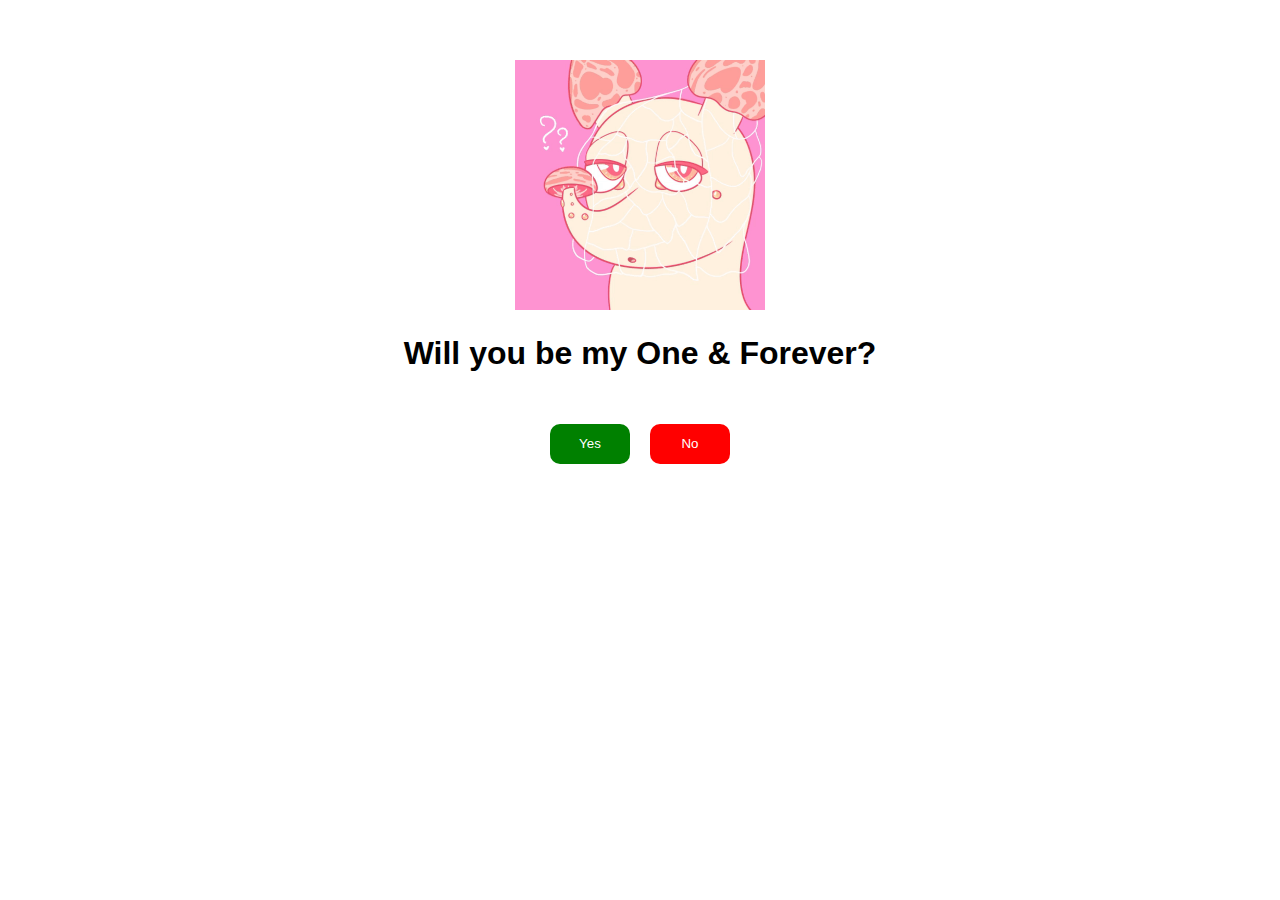
<file: Project2/index2.html>
<!DOCTYPE html>
<html lang="en">
  <head>
    <meta charset="UTF-8" />
    <meta name="viewport" content="width=device-width, initial-scale=1.0" />
    <title>Import Question</title>
    <link rel="stylesheet" href="./css/style.css" />
  </head>
  <body background="#ffe">
    <div class="container">
      <div class="banner-gif">
        <img id="banner" src="./images/mid.gif" alt="banner" />
      </div>
      <h1 id="question-heading">Will you be my One & Forever?</h1>
      <div class="buttons">
        <button id="yes-button"><p>Yes</p></button>
        <button id="no-button"><p>No</p></button>
      </div>
      <div class="message">
        <h2 id="success-message">Yepppie, see you sooonnn <3 :)</h2>
      </div>
      <div class="reset-container">
        <button id="reset-button" style="display: none">Reset</button>
      </div>
    </div>
    <script src="./js/script.js"></script>
  </body>
</html>
</file>
<file: Project3/style.css>
/* author: https://codepen.io/jcoulterdesign/pen/ZxXbeP
Jamie Coulter
 */

@import url("https://fonts.googleapis.com/css?family=Montserrat:300,400,700");
.solar_systm {
  transform-style: preserve-3d;
  pointer-events: none;
  height: 100%;
  position: absolute;
  left: 0;
  right: 0;
}

* {
  -webkit-user-select: none;
  /* Chrome all / Safari all */
  -moz-user-select: none;
  /* Firefox all */
  -ms-user-select: none;
  /* IE 10+ */
  user-select: none;
  /* Likely future */
}

body .solar_systm .planet,
body input[type="radio"][name="planet"]::after,
body .overlay {
  position: absolute;
  left: 0;
  right: 0;
  top: 50%;
  transform: translateY(-50%);
  margin: auto;
}

body .solar_systm .planet.neptune .trajectory.ner,
body .solar_systm .planet.neptune .trajectory.pro,
body .solar_systm .planet.neptune .trajectory.tri,
body .solar_systm .planet.uranus .trajectory.umb,
body .solar_systm .planet.uranus .trajectory.ari,
body .solar_systm .planet.uranus .trajectory.mir,
body .solar_systm .planet.saturn .trajectory.enc,
body .solar_systm .planet.saturn .trajectory.di,
body .solar_systm .planet.saturn .trajectory.ti,
body .solar_systm .planet.jupiter .trajectory.ga,
body .solar_systm .planet.jupiter .trajectory.eu,
body .solar_systm .planet.jupiter .trajectory.lop,
body .solar_systm .planet.mars .trajectory.p,
body .solar_systm .planet.mars .trajectory.d,
body .solar_systm .planet.earth .trajectory.m {
  border: 2px dashed white;
  position: absolute;
  border-radius: 3400px;
  background: none !important;
  z-index: -2;
}

body .solar_systm .planet {
  height: 1200px;
  width: 1200px;
  border-radius: 600px;
  background: red;
  transition: transform 2.8s 0.23s cubic-bezier(0.33, 0, 0, 1), opacity 2s 0.8s,
    box-shadow 0s 0s;
  background-size: 1140px 910px !important;
  top: auto;
  bottom: -920px;
}
body .solar_systm .planet .moon {
  height: 200px;
  width: 200px;
  border-radius: 600px;
  background: red;
  position: absolute;
  text-align: center;
  color: white;
  text-transform: uppercase;
  opacity: 0;
  transition: all 0.6s 0.2s;
}
body .solar_systm .planet .moon h2 {
  font-weight: 100;
  font-size: 40px;
  letter-spacing: 5px;
  margin: 0;
  position: relative;
  top: -120px;
}
body .solar_systm .planet .moon h3 {
  font-weight: 100;
  font-size: 20px;
  letter-spacing: 5px;
  color: #fea082;
  margin: 0;
  position: relative;
  top: -120px;
}
@keyframes planet {
  from {
    background-position-y: 0px;
  }
  to {
    background-position-y: -1000px;
  }
}

body .solar {
  position: absolute;
  transform: rotatex(-20deg);
  perspective: 800px;
  width: 100%;
  height: 100%;
  transform-style: preserve-3d;
}

body input[type="radio"][name="planet"]::after {
  width: 220px;
  height: 220px;
  border-radius: 550px;
  appearance: none;
  outline: none;
  cursor: pointer;
  z-index: 12;
  left: 18px;
  bottom: 282px;
}

body {
  overflow: hidden;
  background: black;
  height: 100vh;
  font-family: "Montserrat", sans-serif;
}
body .logo {
  color: white;
  position: absolute;
  top: 40px;
  left: 0;
  right: 0;
  margin: auto;
  text-align: center;
  font-size: 14px;
  text-transform: uppercase;
  font-weight: 100;
  letter-spacing: 4px;
}
body .logo span {
  font-size: 12px;
  color: #f39041;
  display: block;
}
body label {
  cursor: pointer;
}
body label.mercury > .preview {
  background: url("https://www.solarsystemscope.com/images/textures/full/2k_makemake_fictional.jpg") !important;
}
body label.venus > .preview {
  background: url("https://nasa3d.arc.nasa.gov/shared_assets/images/ven0aaa2/ven0aaa2-copy-428-321.jpg") !important;
}
body label.earth > .preview {
  background: url("https://img00.deviantart.net/04ef/i/2009/114/3/e/new_earth_texture_map_by_lightondesigns.jpg") !important;
}
body label.mars > .preview {
  background: url("https://s3-us-west-2.amazonaws.com/s.cdpn.io/217233/mars_texture.jpg") !important;
}
body label.jupiter > .preview {
  background: url("https://www.jpl.nasa.gov/spaceimages/images/largesize/PIA07782_hires.jpg") !important;
}
body label.saturn > .preview {
  background: url("https://www.solarsystemscope.com/images/textures/full/2k_saturn.jpg") !important;
}
body label.uranus > .preview {
  background: url("https://img00.deviantart.net/957c/i/2017/165/4/9/uranus_texture_map_by_jcpag2010-db7yjwb.png") !important;
}
body label.neptune > .preview {
  background: url("https://img00.deviantart.net/f068/i/2017/165/b/c/neptune_texture_map_by_jcpag2010-dbcjcv5.png") !important;
}
body label.pluto > .preview {
  background: url("https://pre00.deviantart.net/4677/th/pre/f/2015/314/4/e/pluto_map__2015_nov_10__by_snowfall_the_cat-d918tlb.png") !important;
}
body label.menu {
  color: white;
  display: block;
  position: absolute;
  cursor: pointer;
  left: 90px;
  z-index: 2;
}
body label.menu:after {
  display: block;
  width: 12px;
  height: 12px;
  border: 2px solid white;
  border-radius: 60px;
  content: "";
  z-index: 2;
  position: absolute;
  top: -4px;
  left: -4px;
}
body label.menu:hover h2,
body label.menu:hover h3 {
  opacity: 1;
}
body label.menu.mercury h2 .pip {
  background: #e8927c;
}
body label.menu.venus h2 .pip {
  background: #b45d15;
}
body label.menu.earth h2 .pip {
  background: #26daaa;
}
body label.menu.mars h2 .pip {
  background: #e55f45;
}
body label.menu.jupiter h2 .pip {
  background: orange;
}
body label.menu.saturn h2 .pip {
  background: #b29d81;
}
body label.menu.uranus h2 .pip {
  background: #8dcdd8;
}
body label.menu.neptune h2 .pip {
  background: #4f83e2;
}
body label.menu.pluto h2 .pip {
  background: #ff8732;
}
body label.menu .preview {
  width: 30px;
  height: 30px;
  background: yellow;
  float: left;
  background-size: auto 100% !important;
  position: absolute;
  border-radius: 100px;
  box-shadow: 0 -13px 10px 2px black inset;
}
body label.menu .info {
  position: relative;
  left: 50px;
  top: 1px;
}
body label.menu h2,
body label.menu h3 {
  text-transform: uppercase;
  margin: 0;
  font-weight: 100;
  letter-spacing: 2px;
}
body label.menu h2 {
  font-size: 11px;
  opacity: 0.4;
  margin-bottom: 4px;
}
body label.menu h2 .pip {
  width: 0;
  height: 9px;
  background: #fea082;
  float: left;
  position: relative;
  top: 3px;
  transition: all 0.3s;
  margin-right: 0px;
}
body label.menu h3 {
  font-size: 8px;
  letter-spacing: 1px;
  transition: all 0.3s;
  opacity: 0.3;
}
body label.menu:nth-of-type(1) {
  top: calc(50vh + 100px + ((14px + 34px) * 1) + 0px - 369px);
}
body label.menu:nth-of-type(2) {
  top: calc(50vh + 100px + ((14px + 34px) * 2) + 0px - 369px);
}
body label.menu:nth-of-type(3) {
  top: calc(50vh + 100px + ((14px + 34px) * 3) + 0px - 369px);
}
body label.menu:nth-of-type(4) {
  top: calc(50vh + 100px + ((14px + 34px) * 4) + 0px - 369px);
}
body label.menu:nth-of-type(5) {
  top: calc(50vh + 100px + ((14px + 34px) * 5) + 0px - 369px);
}
body label.menu:nth-of-type(6) {
  top: calc(50vh + 100px + ((14px + 34px) * 6) + 0px - 369px);
}
body label.menu:nth-of-type(7) {
  top: calc(50vh + 100px + ((14px + 34px) * 7) + 0px - 369px);
}
body label.menu:nth-of-type(8) {
  top: calc(50vh + 100px + ((14px + 34px) * 8) + 0px - 369px);
}
body label.menu:nth-of-type(9) {
  top: calc(50vh + 100px + ((14px + 34px) * 9) + 0px - 369px);
}
body input.read {
  display: none;
}
body .read:checked + label + input + .panel {
  right: 0;
}
body .read:checked + label {
  width: calc(100% - 420px);
}
body .read:checked + label::after {
  opacity: 1;
  left: 0;
}
body .read:checked + label + label {
  transition: all 0.3s 0.6s;
  opacity: 1;
}
body .read:not(:checked) + label + label {
  transition: all 0.3s 0s;
  opacity: 0;
}
body label.close {
  position: absolute;
  right: 60px;
  opacity: 0;
  transition: all 0.3s 0.4s;
  z-index: 3;
  top: 65px;
}
body label.closeBig {
  position: absolute;
  top: 0;
  left: 0;
  z-index: 3;
  height: 100vh;
  transition: all 0.2s;
  z-index: 10;
  width: 0;
  background: rgba(56, 37, 99, 0.38);
}
body label.closeBig::after {
  content: "Back";
  text-align: center;
  font-size: 30px;
  color: white;
  position: absolute;
  left: -140px;
  opacity: 0;
  right: 0;
  top: 50%;
  transform: translateY(-50%);
}
body .overlay {
  border-bottom: 1020px solid black;
  width: 1800px;
  height: 620px;
  top: auto;
  -webkit-transform: none;
  transform: none;
  top: -240px;
  left: -303px;
  opacity: 1;
  border-radius: 100%;
  z-index: 0;
  box-shadow: 0px -190px 215px 110px black inset;
}
body input[type="radio"][name="planet"] {
  appearance: none;
}
body input[type="radio"][name="planet"]::after {
  content: "";
}
body input[type="radio"][name="planet"].planet1:checked::after {
  display: none;
}
body input[type="radio"][name="planet"].planet1:checked + label + input::after {
  display: none;
}
body
  input[type="radio"][name="planet"].planet1:checked
  + label
  + div
  .solar_systm:nth-of-type(1) {
  pointer-events: all;
}
body
  input[type="radio"][name="planet"].planet1:checked
  + label
  + div
  .solar_systm:nth-of-type(1)
  .planet {
  transform: translateZ(0px) translateY(0) rotatex(4deg) scaleX(0.89);
  opacity: 2;
  animation: planet 60s 3.9s infinite linear;
}
body
  input[type="radio"][name="planet"].planet1:checked
  + label
  + div
  .solar_systm:nth-of-type(1)
  .planet_description {
  opacity: 1;
  transition: all 0.6s 2.6s;
}
body
  input[type="radio"][name="planet"].planet1:checked
  + label
  + div
  .solar_systm:nth-of-type(1)
  .planet_description
  h2,
body
  input[type="radio"][name="planet"].planet1:checked
  + label
  + div
  .solar_systm:nth-of-type(1)
  .planet_description
  h1 {
  position: relative;
  top: 0px;
  transition: all 0.5s 3s;
}
body
  input[type="radio"][name="planet"].planet1:checked
  + label
  + div
  .solar_systm:nth-of-type(1)
  .planet_description
  p,
body
  input[type="radio"][name="planet"].planet1:checked
  + label
  + div
  .solar_systm:nth-of-type(1)
  .planet_description
  a {
  transition: all 1s 3.5s, padding 0.3s 0s;
  opacity: 1;
}
body
  input[type="radio"][name="planet"].planet1:checked
  + label
  + div
  .solar_systm:nth-of-type(1)
  .planet
  .moon {
  opacity: 1;
  transition: all 1s 3.2s;
}
body
  input[type="radio"][name="planet"].planet1:checked
  + label
  + div
  .solar_systm:nth-of-type(1)
  .planet
  .trajectory {
  opacity: 0.2;
  transition: all 0.6s 2.9s;
}
body
  input[type="radio"][name="planet"].planet1:checked
  + label
  + div
  .solar_systm:nth-of-type(1)
  .planet
  .overlay {
  opacity: 1;
  top: -240px;
}
body
  input[type="radio"][name="planet"].planet1:checked
  + label
  + div
  .solar_systm:nth-of-type(2)
  .planet {
  transform: translateZ(-2300px) translateY(0) rotatex(4deg) scaleX(0.89);
  opacity: 1;
}
body
  input[type="radio"][name="planet"].planet1:checked
  + label
  + div
  .solar_systm:nth-of-type(3)
  .planet {
  transform: translateZ(-4600px) translateY(0) rotatex(4deg) scaleX(0.89);
  opacity: 0;
}
body
  input[type="radio"][name="planet"].planet1:checked
  + label
  + div
  .solar_systm:nth-of-type(4)
  .planet {
  transform: translateZ(-6900px) translateY(0) rotatex(4deg) scaleX(0.89);
  opacity: -1;
}
body
  input[type="radio"][name="planet"].planet1:checked
  + label
  + div
  .solar_systm:nth-of-type(5)
  .planet {
  transform: translateZ(-9200px) translateY(0) rotatex(4deg) scaleX(0.89);
  opacity: -2;
}
body
  input[type="radio"][name="planet"].planet1:checked
  + label
  + div
  .solar_systm:nth-of-type(6)
  .planet {
  transform: translateZ(-11500px) translateY(0) rotatex(4deg) scaleX(0.89);
  opacity: -3;
}
body
  input[type="radio"][name="planet"].planet1:checked
  + label
  + div
  .solar_systm:nth-of-type(7)
  .planet {
  transform: translateZ(-13800px) translateY(0) rotatex(4deg) scaleX(0.89);
  opacity: -4;
}
body
  input[type="radio"][name="planet"].planet1:checked
  + label
  + div
  .solar_systm:nth-of-type(8)
  .planet {
  transform: translateZ(-16100px) translateY(0) rotatex(4deg) scaleX(0.89);
  opacity: -5;
}
body
  input[type="radio"][name="planet"].planet1:checked
  + label
  + div
  .solar_systm:nth-of-type(9)
  .planet {
  transform: translateZ(-18400px) translateY(0) rotatex(4deg) scaleX(0.89);
  opacity: -6;
}
body
  input[type="radio"][name="planet"].planet1:checked
  + label.mercury
  > .info
  h3 {
  color: #e8927c;
}
body
  input[type="radio"][name="planet"].planet1:checked
  + label.venus
  > .info
  h3 {
  color: #b45d15;
}
body
  input[type="radio"][name="planet"].planet1:checked
  + label.earth
  > .info
  h3 {
  color: #26daaa;
}
body
  input[type="radio"][name="planet"].planet1:checked
  + label.mars
  > .info
  h3 {
  color: #e55f45;
}
body
  input[type="radio"][name="planet"].planet1:checked
  + label.jupiter
  > .info
  h3 {
  color: orange;
}
body
  input[type="radio"][name="planet"].planet1:checked
  + label.saturn
  > .info
  h3 {
  color: #b29d81;
}
body
  input[type="radio"][name="planet"].planet1:checked
  + label.uranus
  > .info
  h3 {
  color: #8dcdd8;
}
body
  input[type="radio"][name="planet"].planet1:checked
  + label.neptune
  > .info
  h3 {
  color: #4f83e2;
}
body
  input[type="radio"][name="planet"].planet1:checked
  + label.pluto
  > .info
  h3 {
  color: #ff8732;
}
body input[type="radio"][name="planet"].planet1:checked + label {
  opacity: 1;
}
body input[type="radio"][name="planet"].planet1:checked + label:before {
  display: block;
  width: 4px;
  height: 4px;
  position: absolute;
  left: 2px;
  top: 2px;
  z-index: 2;
  background: white;
  border-radius: 4px;
  content: "";
}
body input[type="radio"][name="planet"].planet1:checked + label > .info h2 {
  opacity: 1;
}
body
  input[type="radio"][name="planet"].planet1:checked
  + label
  > .info
  h2
  .pip {
  width: 30px;
  margin-right: 6px;
}
body input[type="radio"][name="planet"].planet1:checked + label > .info h3 {
  opacity: 1;
  color: #fea082;
}
body input[type="radio"][name="planet"] {
  appearance: none;
}
body input[type="radio"][name="planet"]::after {
  content: "";
}
body input[type="radio"][name="planet"].planet2:checked::after {
  display: none;
}
body input[type="radio"][name="planet"].planet2:checked + label + input::after {
  display: none;
}
body
  input[type="radio"][name="planet"].planet2:checked
  + label
  + input
  + label
  + input::after {
  display: none;
}
body
  input[type="radio"][name="planet"].planet2:checked
  + label
  + input
  + label
  + div
  .solar_systm:nth-of-type(2) {
  pointer-events: all;
}
body
  input[type="radio"][name="planet"].planet2:checked
  + label
  + input
  + label
  + div
  .solar_systm:nth-of-type(1)
  .planet {
  transform: translateZ(2300px) translateY(0) rotatex(4deg) scaleX(0.89);
  opacity: 3;
}
body
  input[type="radio"][name="planet"].planet2:checked
  + label
  + input
  + label
  + div
  .solar_systm:nth-of-type(2)
  .planet {
  transform: translateZ(0px) translateY(0) rotatex(4deg) scaleX(0.89);
  opacity: 2;
  animation: planet 60s 3.9s infinite linear;
}
body
  input[type="radio"][name="planet"].planet2:checked
  + label
  + input
  + label
  + div
  .solar_systm:nth-of-type(2)
  .planet_description {
  opacity: 1;
  transition: all 0.6s 2.6s;
}
body
  input[type="radio"][name="planet"].planet2:checked
  + label
  + input
  + label
  + div
  .solar_systm:nth-of-type(2)
  .planet_description
  h2,
body
  input[type="radio"][name="planet"].planet2:checked
  + label
  + input
  + label
  + div
  .solar_systm:nth-of-type(2)
  .planet_description
  h1 {
  position: relative;
  top: 0px;
  transition: all 0.5s 3s;
}
body
  input[type="radio"][name="planet"].planet2:checked
  + label
  + input
  + label
  + div
  .solar_systm:nth-of-type(2)
  .planet_description
  p,
body
  input[type="radio"][name="planet"].planet2:checked
  + label
  + input
  + label
  + div
  .solar_systm:nth-of-type(2)
  .planet_description
  a {
  transition: all 1s 3.5s, padding 0.3s 0s;
  opacity: 1;
}
body
  input[type="radio"][name="planet"].planet2:checked
  + label
  + input
  + label
  + div
  .solar_systm:nth-of-type(2)
  .planet
  .moon {
  opacity: 1;
  transition: all 1s 3.2s;
}
body
  input[type="radio"][name="planet"].planet2:checked
  + label
  + input
  + label
  + div
  .solar_systm:nth-of-type(2)
  .planet
  .trajectory {
  opacity: 0.2;
  transition: all 0.6s 2.9s;
}
body
  input[type="radio"][name="planet"].planet2:checked
  + label
  + input
  + label
  + div
  .solar_systm:nth-of-type(2)
  .planet
  .overlay {
  opacity: 1;
  top: -240px;
}
body
  input[type="radio"][name="planet"].planet2:checked
  + label
  + input
  + label
  + div
  .solar_systm:nth-of-type(3)
  .planet {
  transform: translateZ(-2300px) translateY(0) rotatex(4deg) scaleX(0.89);
  opacity: 1;
}
body
  input[type="radio"][name="planet"].planet2:checked
  + label
  + input
  + label
  + div
  .solar_systm:nth-of-type(4)
  .planet {
  transform: translateZ(-4600px) translateY(0) rotatex(4deg) scaleX(0.89);
  opacity: 0;
}
body
  input[type="radio"][name="planet"].planet2:checked
  + label
  + input
  + label
  + div
  .solar_systm:nth-of-type(5)
  .planet {
  transform: translateZ(-6900px) translateY(0) rotatex(4deg) scaleX(0.89);
  opacity: -1;
}
body
  input[type="radio"][name="planet"].planet2:checked
  + label
  + input
  + label
  + div
  .solar_systm:nth-of-type(6)
  .planet {
  transform: translateZ(-9200px) translateY(0) rotatex(4deg) scaleX(0.89);
  opacity: -2;
}
body
  input[type="radio"][name="planet"].planet2:checked
  + label
  + input
  + label
  + div
  .solar_systm:nth-of-type(7)
  .planet {
  transform: translateZ(-11500px) translateY(0) rotatex(4deg) scaleX(0.89);
  opacity: -3;
}
body
  input[type="radio"][name="planet"].planet2:checked
  + label
  + input
  + label
  + div
  .solar_systm:nth-of-type(8)
  .planet {
  transform: translateZ(-13800px) translateY(0) rotatex(4deg) scaleX(0.89);
  opacity: -4;
}
body
  input[type="radio"][name="planet"].planet2:checked
  + label
  + input
  + label
  + div
  .solar_systm:nth-of-type(9)
  .planet {
  transform: translateZ(-16100px) translateY(0) rotatex(4deg) scaleX(0.89);
  opacity: -5;
}
body
  input[type="radio"][name="planet"].planet2:checked
  + label.mercury
  > .info
  h3 {
  color: #e8927c;
}
body
  input[type="radio"][name="planet"].planet2:checked
  + label.venus
  > .info
  h3 {
  color: #b45d15;
}
body
  input[type="radio"][name="planet"].planet2:checked
  + label.earth
  > .info
  h3 {
  color: #26daaa;
}
body
  input[type="radio"][name="planet"].planet2:checked
  + label.mars
  > .info
  h3 {
  color: #e55f45;
}
body
  input[type="radio"][name="planet"].planet2:checked
  + label.jupiter
  > .info
  h3 {
  color: orange;
}
body
  input[type="radio"][name="planet"].planet2:checked
  + label.saturn
  > .info
  h3 {
  color: #b29d81;
}
body
  input[type="radio"][name="planet"].planet2:checked
  + label.uranus
  > .info
  h3 {
  color: #8dcdd8;
}
body
  input[type="radio"][name="planet"].planet2:checked
  + label.neptune
  > .info
  h3 {
  color: #4f83e2;
}
body
  input[type="radio"][name="planet"].planet2:checked
  + label.pluto
  > .info
  h3 {
  color: #ff8732;
}
body input[type="radio"][name="planet"].planet2:checked + label {
  opacity: 1;
}
body input[type="radio"][name="planet"].planet2:checked + label:before {
  display: block;
  width: 4px;
  height: 4px;
  position: absolute;
  left: 2px;
  top: 2px;
  z-index: 2;
  background: white;
  border-radius: 4px;
  content: "";
}
body input[type="radio"][name="planet"].planet2:checked + label > .info h2 {
  opacity: 1;
}
body
  input[type="radio"][name="planet"].planet2:checked
  + label
  > .info
  h2
  .pip {
  width: 30px;
  margin-right: 6px;
}
body input[type="radio"][name="planet"].planet2:checked + label > .info h3 {
  opacity: 1;
  color: #fea082;
}
body input[type="radio"][name="planet"] {
  appearance: none;
}
body input[type="radio"][name="planet"]::after {
  content: "";
}
body input[type="radio"][name="planet"].planet3:checked::after {
  display: none;
}
body input[type="radio"][name="planet"].planet3:checked + label + input::after {
  display: none;
}
body
  input[type="radio"][name="planet"].planet3:checked
  + label
  + input
  + label
  + input::after {
  display: none;
}
body
  input[type="radio"][name="planet"].planet3:checked
  + label
  + input
  + label
  + input
  + label
  + input::after {
  display: none;
}
body
  input[type="radio"][name="planet"].planet3:checked
  + label
  + input
  + label
  + input
  + label
  + div
  .solar_systm:nth-of-type(3) {
  pointer-events: all;
}
body
  input[type="radio"][name="planet"].planet3:checked
  + label
  + input
  + label
  + input
  + label
  + div
  .solar_systm:nth-of-type(1)
  .planet {
  transform: translateZ(4600px) translateY(0) rotatex(4deg) scaleX(0.89);
  opacity: 4;
}
body
  input[type="radio"][name="planet"].planet3:checked
  + label
  + input
  + label
  + input
  + label
  + div
  .solar_systm:nth-of-type(2)
  .planet {
  transform: translateZ(2300px) translateY(0) rotatex(4deg) scaleX(0.89);
  opacity: 3;
}
body
  input[type="radio"][name="planet"].planet3:checked
  + label
  + input
  + label
  + input
  + label
  + div
  .solar_systm:nth-of-type(3)
  .planet {
  transform: translateZ(0px) translateY(0) rotatex(4deg) scaleX(0.89);
  opacity: 2;
  animation: planet 60s 3.9s infinite linear;
}
body
  input[type="radio"][name="planet"].planet3:checked
  + label
  + input
  + label
  + input
  + label
  + div
  .solar_systm:nth-of-type(3)
  .planet_description {
  opacity: 1;
  transition: all 0.6s 2.6s;
}
body
  input[type="radio"][name="planet"].planet3:checked
  + label
  + input
  + label
  + input
  + label
  + div
  .solar_systm:nth-of-type(3)
  .planet_description
  h2,
body
  input[type="radio"][name="planet"].planet3:checked
  + label
  + input
  + label
  + input
  + label
  + div
  .solar_systm:nth-of-type(3)
  .planet_description
  h1 {
  position: relative;
  top: 0px;
  transition: all 0.5s 3s;
}
body
  input[type="radio"][name="planet"].planet3:checked
  + label
  + input
  + label
  + input
  + label
  + div
  .solar_systm:nth-of-type(3)
  .planet_description
  p,
body
  input[type="radio"][name="planet"].planet3:checked
  + label
  + input
  + label
  + input
  + label
  + div
  .solar_systm:nth-of-type(3)
  .planet_description
  a {
  transition: all 1s 3.5s, padding 0.3s 0s;
  opacity: 1;
}
body
  input[type="radio"][name="planet"].planet3:checked
  + label
  + input
  + label
  + input
  + label
  + div
  .solar_systm:nth-of-type(3)
  .planet
  .moon {
  opacity: 1;
  transition: all 1s 3.2s;
}
body
  input[type="radio"][name="planet"].planet3:checked
  + label
  + input
  + label
  + input
  + label
  + div
  .solar_systm:nth-of-type(3)
  .planet
  .trajectory {
  opacity: 0.2;
  transition: all 0.6s 2.9s;
}
body
  input[type="radio"][name="planet"].planet3:checked
  + label
  + input
  + label
  + input
  + label
  + div
  .solar_systm:nth-of-type(3)
  .planet
  .overlay {
  opacity: 1;
  top: -240px;
}
body
  input[type="radio"][name="planet"].planet3:checked
  + label
  + input
  + label
  + input
  + label
  + div
  .solar_systm:nth-of-type(4)
  .planet {
  transform: translateZ(-2300px) translateY(0) rotatex(4deg) scaleX(0.89);
  opacity: 1;
}
body
  input[type="radio"][name="planet"].planet3:checked
  + label
  + input
  + label
  + input
  + label
  + div
  .solar_systm:nth-of-type(5)
  .planet {
  transform: translateZ(-4600px) translateY(0) rotatex(4deg) scaleX(0.89);
  opacity: 0;
}
body
  input[type="radio"][name="planet"].planet3:checked
  + label
  + input
  + label
  + input
  + label
  + div
  .solar_systm:nth-of-type(6)
  .planet {
  transform: translateZ(-6900px) translateY(0) rotatex(4deg) scaleX(0.89);
  opacity: -1;
}
body
  input[type="radio"][name="planet"].planet3:checked
  + label
  + input
  + label
  + input
  + label
  + div
  .solar_systm:nth-of-type(7)
  .planet {
  transform: translateZ(-9200px) translateY(0) rotatex(4deg) scaleX(0.89);
  opacity: -2;
}
body
  input[type="radio"][name="planet"].planet3:checked
  + label
  + input
  + label
  + input
  + label
  + div
  .solar_systm:nth-of-type(8)
  .planet {
  transform: translateZ(-11500px) translateY(0) rotatex(4deg) scaleX(0.89);
  opacity: -3;
}
body
  input[type="radio"][name="planet"].planet3:checked
  + label
  + input
  + label
  + input
  + label
  + div
  .solar_systm:nth-of-type(9)
  .planet {
  transform: translateZ(-13800px) translateY(0) rotatex(4deg) scaleX(0.89);
  opacity: -4;
}
body
  input[type="radio"][name="planet"].planet3:checked
  + label.mercury
  > .info
  h3 {
  color: #e8927c;
}
body
  input[type="radio"][name="planet"].planet3:checked
  + label.venus
  > .info
  h3 {
  color: #b45d15;
}
body
  input[type="radio"][name="planet"].planet3:checked
  + label.earth
  > .info
  h3 {
  color: #26daaa;
}
body
  input[type="radio"][name="planet"].planet3:checked
  + label.mars
  > .info
  h3 {
  color: #e55f45;
}
body
  input[type="radio"][name="planet"].planet3:checked
  + label.jupiter
  > .info
  h3 {
  color: orange;
}
body
  input[type="radio"][name="planet"].planet3:checked
  + label.saturn
  > .info
  h3 {
  color: #b29d81;
}
body
  input[type="radio"][name="planet"].planet3:checked
  + label.uranus
  > .info
  h3 {
  color: #8dcdd8;
}
body
  input[type="radio"][name="planet"].planet3:checked
  + label.neptune
  > .info
  h3 {
  color: #4f83e2;
}
body
  input[type="radio"][name="planet"].planet3:checked
  + label.pluto
  > .info
  h3 {
  color: #ff8732;
}
body input[type="radio"][name="planet"].planet3:checked + label {
  opacity: 1;
}
body input[type="radio"][name="planet"].planet3:checked + label:before {
  display: block;
  width: 4px;
  height: 4px;
  position: absolute;
  left: 2px;
  top: 2px;
  z-index: 2;
  background: white;
  border-radius: 4px;
  content: "";
}
body input[type="radio"][name="planet"].planet3:checked + label > .info h2 {
  opacity: 1;
}
body
  input[type="radio"][name="planet"].planet3:checked
  + label
  > .info
  h2
  .pip {
  width: 30px;
  margin-right: 6px;
}
body input[type="radio"][name="planet"].planet3:checked + label > .info h3 {
  opacity: 1;
  color: #fea082;
}
body input[type="radio"][name="planet"] {
  appearance: none;
}
body input[type="radio"][name="planet"]::after {
  content: "";
}
body input[type="radio"][name="planet"].planet4:checked::after {
  display: none;
}
body input[type="radio"][name="planet"].planet4:checked + label + input::after {
  display: none;
}
body
  input[type="radio"][name="planet"].planet4:checked
  + label
  + input
  + label
  + input::after {
  display: none;
}
body
  input[type="radio"][name="planet"].planet4:checked
  + label
  + input
  + label
  + input
  + label
  + input::after {
  display: none;
}
body
  input[type="radio"][name="planet"].planet4:checked
  + label
  + input
  + label
  + input
  + label
  + input
  + label
  + input::after {
  display: none;
}
body
  input[type="radio"][name="planet"].planet4:checked
  + label
  + input
  + label
  + input
  + label
  + input
  + label
  + div
  .solar_systm:nth-of-type(4) {
  pointer-events: all;
}
body
  input[type="radio"][name="planet"].planet4:checked
  + label
  + input
  + label
  + input
  + label
  + input
  + label
  + div
  .solar_systm:nth-of-type(1)
  .planet {
  transform: translateZ(6900px) translateY(0) rotatex(4deg) scaleX(0.89);
  opacity: 5;
}
body
  input[type="radio"][name="planet"].planet4:checked
  + label
  + input
  + label
  + input
  + label
  + input
  + label
  + div
  .solar_systm:nth-of-type(2)
  .planet {
  transform: translateZ(4600px) translateY(0) rotatex(4deg) scaleX(0.89);
  opacity: 4;
}
body
  input[type="radio"][name="planet"].planet4:checked
  + label
  + input
  + label
  + input
  + label
  + input
  + label
  + div
  .solar_systm:nth-of-type(3)
  .planet {
  transform: translateZ(2300px) translateY(0) rotatex(4deg) scaleX(0.89);
  opacity: 3;
}
body
  input[type="radio"][name="planet"].planet4:checked
  + label
  + input
  + label
  + input
  + label
  + input
  + label
  + div
  .solar_systm:nth-of-type(4)
  .planet {
  transform: translateZ(0px) translateY(0) rotatex(4deg) scaleX(0.89);
  opacity: 2;
  animation: planet 60s 3.9s infinite linear;
}
body
  input[type="radio"][name="planet"].planet4:checked
  + label
  + input
  + label
  + input
  + label
  + input
  + label
  + div
  .solar_systm:nth-of-type(4)
  .planet_description {
  opacity: 1;
  transition: all 0.6s 2.6s;
}
body
  input[type="radio"][name="planet"].planet4:checked
  + label
  + input
  + label
  + input
  + label
  + input
  + label
  + div
  .solar_systm:nth-of-type(4)
  .planet_description
  h2,
body
  input[type="radio"][name="planet"].planet4:checked
  + label
  + input
  + label
  + input
  + label
  + input
  + label
  + div
  .solar_systm:nth-of-type(4)
  .planet_description
  h1 {
  position: relative;
  top: 0px;
  transition: all 0.5s 3s;
}
body
  input[type="radio"][name="planet"].planet4:checked
  + label
  + input
  + label
  + input
  + label
  + input
  + label
  + div
  .solar_systm:nth-of-type(4)
  .planet_description
  p,
body
  input[type="radio"][name="planet"].planet4:checked
  + label
  + input
  + label
  + input
  + label
  + input
  + label
  + div
  .solar_systm:nth-of-type(4)
  .planet_description
  a {
  transition: all 1s 3.5s, padding 0.3s 0s;
  opacity: 1;
}
body
  input[type="radio"][name="planet"].planet4:checked
  + label
  + input
  + label
  + input
  + label
  + input
  + label
  + div
  .solar_systm:nth-of-type(4)
  .planet
  .moon {
  opacity: 1;
  transition: all 1s 3.2s;
}
body
  input[type="radio"][name="planet"].planet4:checked
  + label
  + input
  + label
  + input
  + label
  + input
  + label
  + div
  .solar_systm:nth-of-type(4)
  .planet
  .trajectory {
  opacity: 0.2;
  transition: all 0.6s 2.9s;
}
body
  input[type="radio"][name="planet"].planet4:checked
  + label
  + input
  + label
  + input
  + label
  + input
  + label
  + div
  .solar_systm:nth-of-type(4)
  .planet
  .overlay {
  opacity: 1;
  top: -240px;
}
body
  input[type="radio"][name="planet"].planet4:checked
  + label
  + input
  + label
  + input
  + label
  + input
  + label
  + div
  .solar_systm:nth-of-type(5)
  .planet {
  transform: translateZ(-2300px) translateY(0) rotatex(4deg) scaleX(0.89);
  opacity: 1;
}
body
  input[type="radio"][name="planet"].planet4:checked
  + label
  + input
  + label
  + input
  + label
  + input
  + label
  + div
  .solar_systm:nth-of-type(6)
  .planet {
  transform: translateZ(-4600px) translateY(0) rotatex(4deg) scaleX(0.89);
  opacity: 0;
}
body
  input[type="radio"][name="planet"].planet4:checked
  + label
  + input
  + label
  + input
  + label
  + input
  + label
  + div
  .solar_systm:nth-of-type(7)
  .planet {
  transform: translateZ(-6900px) translateY(0) rotatex(4deg) scaleX(0.89);
  opacity: -1;
}
body
  input[type="radio"][name="planet"].planet4:checked
  + label
  + input
  + label
  + input
  + label
  + input
  + label
  + div
  .solar_systm:nth-of-type(8)
  .planet {
  transform: translateZ(-9200px) translateY(0) rotatex(4deg) scaleX(0.89);
  opacity: -2;
}
body
  input[type="radio"][name="planet"].planet4:checked
  + label
  + input
  + label
  + input
  + label
  + input
  + label
  + div
  .solar_systm:nth-of-type(9)
  .planet {
  transform: translateZ(-11500px) translateY(0) rotatex(4deg) scaleX(0.89);
  opacity: -3;
}
body
  input[type="radio"][name="planet"].planet4:checked
  + label.mercury
  > .info
  h3 {
  color: #e8927c;
}
body
  input[type="radio"][name="planet"].planet4:checked
  + label.venus
  > .info
  h3 {
  color: #b45d15;
}
body
  input[type="radio"][name="planet"].planet4:checked
  + label.earth
  > .info
  h3 {
  color: #26daaa;
}
body
  input[type="radio"][name="planet"].planet4:checked
  + label.mars
  > .info
  h3 {
  color: #e55f45;
}
body
  input[type="radio"][name="planet"].planet4:checked
  + label.jupiter
  > .info
  h3 {
  color: orange;
}
body
  input[type="radio"][name="planet"].planet4:checked
  + label.saturn
  > .info
  h3 {
  color: #b29d81;
}
body
  input[type="radio"][name="planet"].planet4:checked
  + label.uranus
  > .info
  h3 {
  color: #8dcdd8;
}
body
  input[type="radio"][name="planet"].planet4:checked
  + label.neptune
  > .info
  h3 {
  color: #4f83e2;
}
body
  input[type="radio"][name="planet"].planet4:checked
  + label.pluto
  > .info
  h3 {
  color: #ff8732;
}
body input[type="radio"][name="planet"].planet4:checked + label {
  opacity: 1;
}
body input[type="radio"][name="planet"].planet4:checked + label:before {
  display: block;
  width: 4px;
  height: 4px;
  position: absolute;
  left: 2px;
  top: 2px;
  z-index: 2;
  background: white;
  border-radius: 4px;
  content: "";
}
body input[type="radio"][name="planet"].planet4:checked + label > .info h2 {
  opacity: 1;
}
body
  input[type="radio"][name="planet"].planet4:checked
  + label
  > .info
  h2
  .pip {
  width: 30px;
  margin-right: 6px;
}
body input[type="radio"][name="planet"].planet4:checked + label > .info h3 {
  opacity: 1;
  color: #fea082;
}
body input[type="radio"][name="planet"] {
  appearance: none;
}
body input[type="radio"][name="planet"]::after {
  content: "";
}
body input[type="radio"][name="planet"].planet5:checked::after {
  display: none;
}
body input[type="radio"][name="planet"].planet5:checked + label + input::after {
  display: none;
}
body
  input[type="radio"][name="planet"].planet5:checked
  + label
  + input
  + label
  + input::after {
  display: none;
}
body
  input[type="radio"][name="planet"].planet5:checked
  + label
  + input
  + label
  + input
  + label
  + input::after {
  display: none;
}
body
  input[type="radio"][name="planet"].planet5:checked
  + label
  + input
  + label
  + input
  + label
  + input
  + label
  + input::after {
  display: none;
}
body
  input[type="radio"][name="planet"].planet5:checked
  + label
  + input
  + label
  + input
  + label
  + input
  + label
  + input
  + label
  + input::after {
  display: none;
}
body
  input[type="radio"][name="planet"].planet5:checked
  + label
  + input
  + label
  + input
  + label
  + input
  + label
  + input
  + label
  + div
  .solar_systm:nth-of-type(5) {
  pointer-events: all;
}
body
  input[type="radio"][name="planet"].planet5:checked
  + label
  + input
  + label
  + input
  + label
  + input
  + label
  + input
  + label
  + div
  .solar_systm:nth-of-type(1)
  .planet {
  transform: translateZ(9200px) translateY(0) rotatex(4deg) scaleX(0.89);
  opacity: 6;
}
body
  input[type="radio"][name="planet"].planet5:checked
  + label
  + input
  + label
  + input
  + label
  + input
  + label
  + input
  + label
  + div
  .solar_systm:nth-of-type(2)
  .planet {
  transform: translateZ(6900px) translateY(0) rotatex(4deg) scaleX(0.89);
  opacity: 5;
}
body
  input[type="radio"][name="planet"].planet5:checked
  + label
  + input
  + label
  + input
  + label
  + input
  + label
  + input
  + label
  + div
  .solar_systm:nth-of-type(3)
  .planet {
  transform: translateZ(4600px) translateY(0) rotatex(4deg) scaleX(0.89);
  opacity: 4;
}
body
  input[type="radio"][name="planet"].planet5:checked
  + label
  + input
  + label
  + input
  + label
  + input
  + label
  + input
  + label
  + div
  .solar_systm:nth-of-type(4)
  .planet {
  transform: translateZ(2300px) translateY(0) rotatex(4deg) scaleX(0.89);
  opacity: 3;
}
body
  input[type="radio"][name="planet"].planet5:checked
  + label
  + input
  + label
  + input
  + label
  + input
  + label
  + input
  + label
  + div
  .solar_systm:nth-of-type(5)
  .planet {
  transform: translateZ(0px) translateY(0) rotatex(4deg) scaleX(0.89);
  opacity: 2;
  animation: planet 60s 3.9s infinite linear;
}
body
  input[type="radio"][name="planet"].planet5:checked
  + label
  + input
  + label
  + input
  + label
  + input
  + label
  + input
  + label
  + div
  .solar_systm:nth-of-type(5)
  .planet_description {
  opacity: 1;
  transition: all 0.6s 2.6s;
}
body
  input[type="radio"][name="planet"].planet5:checked
  + label
  + input
  + label
  + input
  + label
  + input
  + label
  + input
  + label
  + div
  .solar_systm:nth-of-type(5)
  .planet_description
  h2,
body
  input[type="radio"][name="planet"].planet5:checked
  + label
  + input
  + label
  + input
  + label
  + input
  + label
  + input
  + label
  + div
  .solar_systm:nth-of-type(5)
  .planet_description
  h1 {
  position: relative;
  top: 0px;
  transition: all 0.5s 3s;
}
body
  input[type="radio"][name="planet"].planet5:checked
  + label
  + input
  + label
  + input
  + label
  + input
  + label
  + input
  + label
  + div
  .solar_systm:nth-of-type(5)
  .planet_description
  p,
body
  input[type="radio"][name="planet"].planet5:checked
  + label
  + input
  + label
  + input
  + label
  + input
  + label
  + input
  + label
  + div
  .solar_systm:nth-of-type(5)
  .planet_description
  a {
  transition: all 1s 3.5s, padding 0.3s 0s;
  opacity: 1;
}
body
  input[type="radio"][name="planet"].planet5:checked
  + label
  + input
  + label
  + input
  + label
  + input
  + label
  + input
  + label
  + div
  .solar_systm:nth-of-type(5)
  .planet
  .moon {
  opacity: 1;
  transition: all 1s 3.2s;
}
body
  input[type="radio"][name="planet"].planet5:checked
  + label
  + input
  + label
  + input
  + label
  + input
  + label
  + input
  + label
  + div
  .solar_systm:nth-of-type(5)
  .planet
  .trajectory {
  opacity: 0.2;
  transition: all 0.6s 2.9s;
}
body
  input[type="radio"][name="planet"].planet5:checked
  + label
  + input
  + label
  + input
  + label
  + input
  + label
  + input
  + label
  + div
  .solar_systm:nth-of-type(5)
  .planet
  .overlay {
  opacity: 1;
  top: -240px;
}
body
  input[type="radio"][name="planet"].planet5:checked
  + label
  + input
  + label
  + input
  + label
  + input
  + label
  + input
  + label
  + div
  .solar_systm:nth-of-type(6)
  .planet {
  transform: translateZ(-2300px) translateY(0) rotatex(4deg) scaleX(0.89);
  opacity: 1;
}
body
  input[type="radio"][name="planet"].planet5:checked
  + label
  + input
  + label
  + input
  + label
  + input
  + label
  + input
  + label
  + div
  .solar_systm:nth-of-type(7)
  .planet {
  transform: translateZ(-4600px) translateY(0) rotatex(4deg) scaleX(0.89);
  opacity: 0;
}
body
  input[type="radio"][name="planet"].planet5:checked
  + label
  + input
  + label
  + input
  + label
  + input
  + label
  + input
  + label
  + div
  .solar_systm:nth-of-type(8)
  .planet {
  transform: translateZ(-6900px) translateY(0) rotatex(4deg) scaleX(0.89);
  opacity: -1;
}
body
  input[type="radio"][name="planet"].planet5:checked
  + label
  + input
  + label
  + input
  + label
  + input
  + label
  + input
  + label
  + div
  .solar_systm:nth-of-type(9)
  .planet {
  transform: translateZ(-9200px) translateY(0) rotatex(4deg) scaleX(0.89);
  opacity: -2;
}
body
  input[type="radio"][name="planet"].planet5:checked
  + label.mercury
  > .info
  h3 {
  color: #e8927c;
}
body
  input[type="radio"][name="planet"].planet5:checked
  + label.venus
  > .info
  h3 {
  color: #b45d15;
}
body
  input[type="radio"][name="planet"].planet5:checked
  + label.earth
  > .info
  h3 {
  color: #26daaa;
}
body
  input[type="radio"][name="planet"].planet5:checked
  + label.mars
  > .info
  h3 {
  color: #e55f45;
}
body
  input[type="radio"][name="planet"].planet5:checked
  + label.jupiter
  > .info
  h3 {
  color: orange;
}
body
  input[type="radio"][name="planet"].planet5:checked
  + label.saturn
  > .info
  h3 {
  color: #b29d81;
}
body
  input[type="radio"][name="planet"].planet5:checked
  + label.uranus
  > .info
  h3 {
  color: #8dcdd8;
}
body
  input[type="radio"][name="planet"].planet5:checked
  + label.neptune
  > .info
  h3 {
  color: #4f83e2;
}
body
  input[type="radio"][name="planet"].planet5:checked
  + label.pluto
  > .info
  h3 {
  color: #ff8732;
}
body input[type="radio"][name="planet"].planet5:checked + label {
  opacity: 1;
}
body input[type="radio"][name="planet"].planet5:checked + label:before {
  display: block;
  width: 4px;
  height: 4px;
  position: absolute;
  left: 2px;
  top: 2px;
  z-index: 2;
  background: white;
  border-radius: 4px;
  content: "";
}
body input[type="radio"][name="planet"].planet5:checked + label > .info h2 {
  opacity: 1;
}
body
  input[type="radio"][name="planet"].planet5:checked
  + label
  > .info
  h2
  .pip {
  width: 30px;
  margin-right: 6px;
}
body input[type="radio"][name="planet"].planet5:checked + label > .info h3 {
  opacity: 1;
  color: #fea082;
}
body input[type="radio"][name="planet"] {
  appearance: none;
}
body input[type="radio"][name="planet"]::after {
  content: "";
}
body input[type="radio"][name="planet"].planet6:checked::after {
  display: none;
}
body input[type="radio"][name="planet"].planet6:checked + label + input::after {
  display: none;
}
body
  input[type="radio"][name="planet"].planet6:checked
  + label
  + input
  + label
  + input::after {
  display: none;
}
body
  input[type="radio"][name="planet"].planet6:checked
  + label
  + input
  + label
  + input
  + label
  + input::after {
  display: none;
}
body
  input[type="radio"][name="planet"].planet6:checked
  + label
  + input
  + label
  + input
  + label
  + input
  + label
  + input::after {
  display: none;
}
body
  input[type="radio"][name="planet"].planet6:checked
  + label
  + input
  + label
  + input
  + label
  + input
  + label
  + input
  + label
  + input::after {
  display: none;
}
body
  input[type="radio"][name="planet"].planet6:checked
  + label
  + input
  + label
  + input
  + label
  + input
  + label
  + input
  + label
  + input
  + label
  + input::after {
  display: none;
}
body
  input[type="radio"][name="planet"].planet6:checked
  + label
  + input
  + label
  + input
  + label
  + input
  + label
  + input
  + label
  + input
  + label
  + div
  .solar_systm:nth-of-type(6) {
  pointer-events: all;
}
body
  input[type="radio"][name="planet"].planet6:checked
  + label
  + input
  + label
  + input
  + label
  + input
  + label
  + input
  + label
  + input
  + label
  + div
  .solar_systm:nth-of-type(1)
  .planet {
  transform: translateZ(11500px) translateY(0) rotatex(4deg) scaleX(0.89);
  opacity: 7;
}
body
  input[type="radio"][name="planet"].planet6:checked
  + label
  + input
  + label
  + input
  + label
  + input
  + label
  + input
  + label
  + input
  + label
  + div
  .solar_systm:nth-of-type(2)
  .planet {
  transform: translateZ(9200px) translateY(0) rotatex(4deg) scaleX(0.89);
  opacity: 6;
}
body
  input[type="radio"][name="planet"].planet6:checked
  + label
  + input
  + label
  + input
  + label
  + input
  + label
  + input
  + label
  + input
  + label
  + div
  .solar_systm:nth-of-type(3)
  .planet {
  transform: translateZ(6900px) translateY(0) rotatex(4deg) scaleX(0.89);
  opacity: 5;
}
body
  input[type="radio"][name="planet"].planet6:checked
  + label
  + input
  + label
  + input
  + label
  + input
  + label
  + input
  + label
  + input
  + label
  + div
  .solar_systm:nth-of-type(4)
  .planet {
  transform: translateZ(4600px) translateY(0) rotatex(4deg) scaleX(0.89);
  opacity: 4;
}
body
  input[type="radio"][name="planet"].planet6:checked
  + label
  + input
  + label
  + input
  + label
  + input
  + label
  + input
  + label
  + input
  + label
  + div
  .solar_systm:nth-of-type(5)
  .planet {
  transform: translateZ(2300px) translateY(0) rotatex(4deg) scaleX(0.89);
  opacity: 3;
}
body
  input[type="radio"][name="planet"].planet6:checked
  + label
  + input
  + label
  + input
  + label
  + input
  + label
  + input
  + label
  + input
  + label
  + div
  .solar_systm:nth-of-type(6)
  .planet {
  transform: translateZ(0px) translateY(0) rotatex(4deg) scaleX(0.89);
  opacity: 2;
  animation: planet 60s 3.9s infinite linear;
}
body
  input[type="radio"][name="planet"].planet6:checked
  + label
  + input
  + label
  + input
  + label
  + input
  + label
  + input
  + label
  + input
  + label
  + div
  .solar_systm:nth-of-type(6)
  .planet_description {
  opacity: 1;
  transition: all 0.6s 2.6s;
}
body
  input[type="radio"][name="planet"].planet6:checked
  + label
  + input
  + label
  + input
  + label
  + input
  + label
  + input
  + label
  + input
  + label
  + div
  .solar_systm:nth-of-type(6)
  .planet_description
  h2,
body
  input[type="radio"][name="planet"].planet6:checked
  + label
  + input
  + label
  + input
  + label
  + input
  + label
  + input
  + label
  + input
  + label
  + div
  .solar_systm:nth-of-type(6)
  .planet_description
  h1 {
  position: relative;
  top: 0px;
  transition: all 0.5s 3s;
}
body
  input[type="radio"][name="planet"].planet6:checked
  + label
  + input
  + label
  + input
  + label
  + input
  + label
  + input
  + label
  + input
  + label
  + div
  .solar_systm:nth-of-type(6)
  .planet_description
  p,
body
  input[type="radio"][name="planet"].planet6:checked
  + label
  + input
  + label
  + input
  + label
  + input
  + label
  + input
  + label
  + input
  + label
  + div
  .solar_systm:nth-of-type(6)
  .planet_description
  a {
  transition: all 1s 3.5s, padding 0.3s 0s;
  opacity: 1;
}
body
  input[type="radio"][name="planet"].planet6:checked
  + label
  + input
  + label
  + input
  + label
  + input
  + label
  + input
  + label
  + input
  + label
  + div
  .solar_systm:nth-of-type(6)
  .planet
  .moon {
  opacity: 1;
  transition: all 1s 3.2s;
}
body
  input[type="radio"][name="planet"].planet6:checked
  + label
  + input
  + label
  + input
  + label
  + input
  + label
  + input
  + label
  + input
  + label
  + div
  .solar_systm:nth-of-type(6)
  .planet
  .trajectory {
  opacity: 0.2;
  transition: all 0.6s 2.9s;
}
body
  input[type="radio"][name="planet"].planet6:checked
  + label
  + input
  + label
  + input
  + label
  + input
  + label
  + input
  + label
  + input
  + label
  + div
  .solar_systm:nth-of-type(6)
  .planet
  .overlay {
  opacity: 1;
  top: -240px;
}
body
  input[type="radio"][name="planet"].planet6:checked
  + label
  + input
  + label
  + input
  + label
  + input
  + label
  + input
  + label
  + input
  + label
  + div
  .solar_systm:nth-of-type(7)
  .planet {
  transform: translateZ(-2300px) translateY(0) rotatex(4deg) scaleX(0.89);
  opacity: 1;
}
body
  input[type="radio"][name="planet"].planet6:checked
  + label
  + input
  + label
  + input
  + label
  + input
  + label
  + input
  + label
  + input
  + label
  + div
  .solar_systm:nth-of-type(8)
  .planet {
  transform: translateZ(-4600px) translateY(0) rotatex(4deg) scaleX(0.89);
  opacity: 0;
}
body
  input[type="radio"][name="planet"].planet6:checked
  + label
  + input
  + label
  + input
  + label
  + input
  + label
  + input
  + label
  + input
  + label
  + div
  .solar_systm:nth-of-type(9)
  .planet {
  transform: translateZ(-6900px) translateY(0) rotatex(4deg) scaleX(0.89);
  opacity: -1;
}
body
  input[type="radio"][name="planet"].planet6:checked
  + label.mercury
  > .info
  h3 {
  color: #e8927c;
}
body
  input[type="radio"][name="planet"].planet6:checked
  + label.venus
  > .info
  h3 {
  color: #b45d15;
}
body
  input[type="radio"][name="planet"].planet6:checked
  + label.earth
  > .info
  h3 {
  color: #26daaa;
}
body
  input[type="radio"][name="planet"].planet6:checked
  + label.mars
  > .info
  h3 {
  color: #e55f45;
}
body
  input[type="radio"][name="planet"].planet6:checked
  + label.jupiter
  > .info
  h3 {
  color: orange;
}
body
  input[type="radio"][name="planet"].planet6:checked
  + label.saturn
  > .info
  h3 {
  color: #b29d81;
}
body
  input[type="radio"][name="planet"].planet6:checked
  + label.uranus
  > .info
  h3 {
  color: #8dcdd8;
}
body
  input[type="radio"][name="planet"].planet6:checked
  + label.neptune
  > .info
  h3 {
  color: #4f83e2;
}
body
  input[type="radio"][name="planet"].planet6:checked
  + label.pluto
  > .info
  h3 {
  color: #ff8732;
}
body input[type="radio"][name="planet"].planet6:checked + label {
  opacity: 1;
}
body input[type="radio"][name="planet"].planet6:checked + label:before {
  display: block;
  width: 4px;
  height: 4px;
  position: absolute;
  left: 2px;
  top: 2px;
  z-index: 2;
  background: white;
  border-radius: 4px;
  content: "";
}
body input[type="radio"][name="planet"].planet6:checked + label > .info h2 {
  opacity: 1;
}
body
  input[type="radio"][name="planet"].planet6:checked
  + label
  > .info
  h2
  .pip {
  width: 30px;
  margin-right: 6px;
}
body input[type="radio"][name="planet"].planet6:checked + label > .info h3 {
  opacity: 1;
  color: #fea082;
}
body input[type="radio"][name="planet"] {
  appearance: none;
}
body input[type="radio"][name="planet"]::after {
  content: "";
}
body input[type="radio"][name="planet"].planet7:checked::after {
  display: none;
}
body input[type="radio"][name="planet"].planet7:checked + label + input::after {
  display: none;
}
body
  input[type="radio"][name="planet"].planet7:checked
  + label
  + input
  + label
  + input::after {
  display: none;
}
body
  input[type="radio"][name="planet"].planet7:checked
  + label
  + input
  + label
  + input
  + label
  + input::after {
  display: none;
}
body
  input[type="radio"][name="planet"].planet7:checked
  + label
  + input
  + label
  + input
  + label
  + input
  + label
  + input::after {
  display: none;
}
body
  input[type="radio"][name="planet"].planet7:checked
  + label
  + input
  + label
  + input
  + label
  + input
  + label
  + input
  + label
  + input::after {
  display: none;
}
body
  input[type="radio"][name="planet"].planet7:checked
  + label
  + input
  + label
  + input
  + label
  + input
  + label
  + input
  + label
  + input
  + label
  + input::after {
  display: none;
}
body
  input[type="radio"][name="planet"].planet7:checked
  + label
  + input
  + label
  + input
  + label
  + input
  + label
  + input
  + label
  + input
  + label
  + input
  + label
  + input::after {
  display: none;
}
body
  input[type="radio"][name="planet"].planet7:checked
  + label
  + input
  + label
  + input
  + label
  + input
  + label
  + input
  + label
  + input
  + label
  + input
  + label
  + div
  .solar_systm:nth-of-type(7) {
  pointer-events: all;
}
body
  input[type="radio"][name="planet"].planet7:checked
  + label
  + input
  + label
  + input
  + label
  + input
  + label
  + input
  + label
  + input
  + label
  + input
  + label
  + div
  .solar_systm:nth-of-type(1)
  .planet {
  transform: translateZ(13800px) translateY(0) rotatex(4deg) scaleX(0.89);
  opacity: 8;
}
body
  input[type="radio"][name="planet"].planet7:checked
  + label
  + input
  + label
  + input
  + label
  + input
  + label
  + input
  + label
  + input
  + label
  + input
  + label
  + div
  .solar_systm:nth-of-type(2)
  .planet {
  transform: translateZ(11500px) translateY(0) rotatex(4deg) scaleX(0.89);
  opacity: 7;
}
body
  input[type="radio"][name="planet"].planet7:checked
  + label
  + input
  + label
  + input
  + label
  + input
  + label
  + input
  + label
  + input
  + label
  + input
  + label
  + div
  .solar_systm:nth-of-type(3)
  .planet {
  transform: translateZ(9200px) translateY(0) rotatex(4deg) scaleX(0.89);
  opacity: 6;
}
body
  input[type="radio"][name="planet"].planet7:checked
  + label
  + input
  + label
  + input
  + label
  + input
  + label
  + input
  + label
  + input
  + label
  + input
  + label
  + div
  .solar_systm:nth-of-type(4)
  .planet {
  transform: translateZ(6900px) translateY(0) rotatex(4deg) scaleX(0.89);
  opacity: 5;
}
body
  input[type="radio"][name="planet"].planet7:checked
  + label
  + input
  + label
  + input
  + label
  + input
  + label
  + input
  + label
  + input
  + label
  + input
  + label
  + div
  .solar_systm:nth-of-type(5)
  .planet {
  transform: translateZ(4600px) translateY(0) rotatex(4deg) scaleX(0.89);
  opacity: 4;
}
body
  input[type="radio"][name="planet"].planet7:checked
  + label
  + input
  + label
  + input
  + label
  + input
  + label
  + input
  + label
  + input
  + label
  + input
  + label
  + div
  .solar_systm:nth-of-type(6)
  .planet {
  transform: translateZ(2300px) translateY(0) rotatex(4deg) scaleX(0.89);
  opacity: 3;
}
body
  input[type="radio"][name="planet"].planet7:checked
  + label
  + input
  + label
  + input
  + label
  + input
  + label
  + input
  + label
  + input
  + label
  + input
  + label
  + div
  .solar_systm:nth-of-type(7)
  .planet {
  transform: translateZ(0px) translateY(0) rotatex(4deg) scaleX(0.89);
  opacity: 2;
  animation: planet 60s 3.9s infinite linear;
}
body
  input[type="radio"][name="planet"].planet7:checked
  + label
  + input
  + label
  + input
  + label
  + input
  + label
  + input
  + label
  + input
  + label
  + input
  + label
  + div
  .solar_systm:nth-of-type(7)
  .planet_description {
  opacity: 1;
  transition: all 0.6s 2.6s;
}
body
  input[type="radio"][name="planet"].planet7:checked
  + label
  + input
  + label
  + input
  + label
  + input
  + label
  + input
  + label
  + input
  + label
  + input
  + label
  + div
  .solar_systm:nth-of-type(7)
  .planet_description
  h2,
body
  input[type="radio"][name="planet"].planet7:checked
  + label
  + input
  + label
  + input
  + label
  + input
  + label
  + input
  + label
  + input
  + label
  + input
  + label
  + div
  .solar_systm:nth-of-type(7)
  .planet_description
  h1 {
  position: relative;
  top: 0px;
  transition: all 0.5s 3s;
}
body
  input[type="radio"][name="planet"].planet7:checked
  + label
  + input
  + label
  + input
  + label
  + input
  + label
  + input
  + label
  + input
  + label
  + input
  + label
  + div
  .solar_systm:nth-of-type(7)
  .planet_description
  p,
body
  input[type="radio"][name="planet"].planet7:checked
  + label
  + input
  + label
  + input
  + label
  + input
  + label
  + input
  + label
  + input
  + label
  + input
  + label
  + div
  .solar_systm:nth-of-type(7)
  .planet_description
  a {
  transition: all 1s 3.5s, padding 0.3s 0s;
  opacity: 1;
}
body
  input[type="radio"][name="planet"].planet7:checked
  + label
  + input
  + label
  + input
  + label
  + input
  + label
  + input
  + label
  + input
  + label
  + input
  + label
  + div
  .solar_systm:nth-of-type(7)
  .planet
  .moon {
  opacity: 1;
  transition: all 1s 3.2s;
}
body
  input[type="radio"][name="planet"].planet7:checked
  + label
  + input
  + label
  + input
  + label
  + input
  + label
  + input
  + label
  + input
  + label
  + input
  + label
  + div
  .solar_systm:nth-of-type(7)
  .planet
  .trajectory {
  opacity: 0.2;
  transition: all 0.6s 2.9s;
}
body
  input[type="radio"][name="planet"].planet7:checked
  + label
  + input
  + label
  + input
  + label
  + input
  + label
  + input
  + label
  + input
  + label
  + input
  + label
  + div
  .solar_systm:nth-of-type(7)
  .planet
  .overlay {
  opacity: 1;
  top: -240px;
}
body
  input[type="radio"][name="planet"].planet7:checked
  + label
  + input
  + label
  + input
  + label
  + input
  + label
  + input
  + label
  + input
  + label
  + input
  + label
  + div
  .solar_systm:nth-of-type(8)
  .planet {
  transform: translateZ(-2300px) translateY(0) rotatex(4deg) scaleX(0.89);
  opacity: 1;
}
body
  input[type="radio"][name="planet"].planet7:checked
  + label
  + input
  + label
  + input
  + label
  + input
  + label
  + input
  + label
  + input
  + label
  + input
  + label
  + div
  .solar_systm:nth-of-type(9)
  .planet {
  transform: translateZ(-4600px) translateY(0) rotatex(4deg) scaleX(0.89);
  opacity: 0;
}
body
  input[type="radio"][name="planet"].planet7:checked
  + label.mercury
  > .info
  h3 {
  color: #e8927c;
}
body
  input[type="radio"][name="planet"].planet7:checked
  + label.venus
  > .info
  h3 {
  color: #b45d15;
}
body
  input[type="radio"][name="planet"].planet7:checked
  + label.earth
  > .info
  h3 {
  color: #26daaa;
}
body
  input[type="radio"][name="planet"].planet7:checked
  + label.mars
  > .info
  h3 {
  color: #e55f45;
}
body
  input[type="radio"][name="planet"].planet7:checked
  + label.jupiter
  > .info
  h3 {
  color: orange;
}
body
  input[type="radio"][name="planet"].planet7:checked
  + label.saturn
  > .info
  h3 {
  color: #b29d81;
}
body
  input[type="radio"][name="planet"].planet7:checked
  + label.uranus
  > .info
  h3 {
  color: #8dcdd8;
}
body
  input[type="radio"][name="planet"].planet7:checked
  + label.neptune
  > .info
  h3 {
  color: #4f83e2;
}
body
  input[type="radio"][name="planet"].planet7:checked
  + label.pluto
  > .info
  h3 {
  color: #ff8732;
}
body input[type="radio"][name="planet"].planet7:checked + label {
  opacity: 1;
}
body input[type="radio"][name="planet"].planet7:checked + label:before {
  display: block;
  width: 4px;
  height: 4px;
  position: absolute;
  left: 2px;
  top: 2px;
  z-index: 2;
  background: white;
  border-radius: 4px;
  content: "";
}
body input[type="radio"][name="planet"].planet7:checked + label > .info h2 {
  opacity: 1;
}
body
  input[type="radio"][name="planet"].planet7:checked
  + label
  > .info
  h2
  .pip {
  width: 30px;
  margin-right: 6px;
}
body input[type="radio"][name="planet"].planet7:checked + label > .info h3 {
  opacity: 1;
  color: #fea082;
}
body input[type="radio"][name="planet"] {
  appearance: none;
}
body input[type="radio"][name="planet"]::after {
  content: "";
}
body input[type="radio"][name="planet"].planet8:checked::after {
  display: none;
}
body input[type="radio"][name="planet"].planet8:checked + label + input::after {
  display: none;
}
body
  input[type="radio"][name="planet"].planet8:checked
  + label
  + input
  + label
  + input::after {
  display: none;
}
body
  input[type="radio"][name="planet"].planet8:checked
  + label
  + input
  + label
  + input
  + label
  + input::after {
  display: none;
}
body
  input[type="radio"][name="planet"].planet8:checked
  + label
  + input
  + label
  + input
  + label
  + input
  + label
  + input::after {
  display: none;
}
body
  input[type="radio"][name="planet"].planet8:checked
  + label
  + input
  + label
  + input
  + label
  + input
  + label
  + input
  + label
  + input::after {
  display: none;
}
body
  input[type="radio"][name="planet"].planet8:checked
  + label
  + input
  + label
  + input
  + label
  + input
  + label
  + input
  + label
  + input
  + label
  + input::after {
  display: none;
}
body
  input[type="radio"][name="planet"].planet8:checked
  + label
  + input
  + label
  + input
  + label
  + input
  + label
  + input
  + label
  + input
  + label
  + input
  + label
  + input::after {
  display: none;
}
body
  input[type="radio"][name="planet"].planet8:checked
  + label
  + input
  + label
  + input
  + label
  + input
  + label
  + input
  + label
  + input
  + label
  + input
  + label
  + input
  + label
  + input::after {
  display: none;
}
body
  input[type="radio"][name="planet"].planet8:checked
  + label
  + input
  + label
  + input
  + label
  + input
  + label
  + input
  + label
  + input
  + label
  + input
  + label
  + input
  + label
  + div
  .solar_systm:nth-of-type(8) {
  pointer-events: all;
}
body
  input[type="radio"][name="planet"].planet8:checked
  + label
  + input
  + label
  + input
  + label
  + input
  + label
  + input
  + label
  + input
  + label
  + input
  + label
  + input
  + label
  + div
  .solar_systm:nth-of-type(1)
  .planet {
  transform: translateZ(16100px) translateY(0) rotatex(4deg) scaleX(0.89);
  opacity: 9;
}
body
  input[type="radio"][name="planet"].planet8:checked
  + label
  + input
  + label
  + input
  + label
  + input
  + label
  + input
  + label
  + input
  + label
  + input
  + label
  + input
  + label
  + div
  .solar_systm:nth-of-type(2)
  .planet {
  transform: translateZ(13800px) translateY(0) rotatex(4deg) scaleX(0.89);
  opacity: 8;
}
body
  input[type="radio"][name="planet"].planet8:checked
  + label
  + input
  + label
  + input
  + label
  + input
  + label
  + input
  + label
  + input
  + label
  + input
  + label
  + input
  + label
  + div
  .solar_systm:nth-of-type(3)
  .planet {
  transform: translateZ(11500px) translateY(0) rotatex(4deg) scaleX(0.89);
  opacity: 7;
}
body
  input[type="radio"][name="planet"].planet8:checked
  + label
  + input
  + label
  + input
  + label
  + input
  + label
  + input
  + label
  + input
  + label
  + input
  + label
  + input
  + label
  + div
  .solar_systm:nth-of-type(4)
  .planet {
  transform: translateZ(9200px) translateY(0) rotatex(4deg) scaleX(0.89);
  opacity: 6;
}
body
  input[type="radio"][name="planet"].planet8:checked
  + label
  + input
  + label
  + input
  + label
  + input
  + label
  + input
  + label
  + input
  + label
  + input
  + label
  + input
  + label
  + div
  .solar_systm:nth-of-type(5)
  .planet {
  transform: translateZ(6900px) translateY(0) rotatex(4deg) scaleX(0.89);
  opacity: 5;
}
body
  input[type="radio"][name="planet"].planet8:checked
  + label
  + input
  + label
  + input
  + label
  + input
  + label
  + input
  + label
  + input
  + label
  + input
  + label
  + input
  + label
  + div
  .solar_systm:nth-of-type(6)
  .planet {
  transform: translateZ(4600px) translateY(0) rotatex(4deg) scaleX(0.89);
  opacity: 4;
}
body
  input[type="radio"][name="planet"].planet8:checked
  + label
  + input
  + label
  + input
  + label
  + input
  + label
  + input
  + label
  + input
  + label
  + input
  + label
  + input
  + label
  + div
  .solar_systm:nth-of-type(7)
  .planet {
  transform: translateZ(2300px) translateY(0) rotatex(4deg) scaleX(0.89);
  opacity: 3;
}
body
  input[type="radio"][name="planet"].planet8:checked
  + label
  + input
  + label
  + input
  + label
  + input
  + label
  + input
  + label
  + input
  + label
  + input
  + label
  + input
  + label
  + div
  .solar_systm:nth-of-type(8)
  .planet {
  transform: translateZ(0px) translateY(0) rotatex(4deg) scaleX(0.89);
  opacity: 2;
  animation: planet 60s 3.9s infinite linear;
}
body
  input[type="radio"][name="planet"].planet8:checked
  + label
  + input
  + label
  + input
  + label
  + input
  + label
  + input
  + label
  + input
  + label
  + input
  + label
  + input
  + label
  + div
  .solar_systm:nth-of-type(8)
  .planet_description {
  opacity: 1;
  transition: all 0.6s 2.6s;
}
body
  input[type="radio"][name="planet"].planet8:checked
  + label
  + input
  + label
  + input
  + label
  + input
  + label
  + input
  + label
  + input
  + label
  + input
  + label
  + input
  + label
  + div
  .solar_systm:nth-of-type(8)
  .planet_description
  h2,
body
  input[type="radio"][name="planet"].planet8:checked
  + label
  + input
  + label
  + input
  + label
  + input
  + label
  + input
  + label
  + input
  + label
  + input
  + label
  + input
  + label
  + div
  .solar_systm:nth-of-type(8)
  .planet_description
  h1 {
  position: relative;
  top: 0px;
  transition: all 0.5s 3s;
}
body
  input[type="radio"][name="planet"].planet8:checked
  + label
  + input
  + label
  + input
  + label
  + input
  + label
  + input
  + label
  + input
  + label
  + input
  + label
  + input
  + label
  + div
  .solar_systm:nth-of-type(8)
  .planet_description
  p,
body
  input[type="radio"][name="planet"].planet8:checked
  + label
  + input
  + label
  + input
  + label
  + input
  + label
  + input
  + label
  + input
  + label
  + input
  + label
  + input
  + label
  + div
  .solar_systm:nth-of-type(8)
  .planet_description
  a {
  transition: all 1s 3.5s, padding 0.3s 0s;
  opacity: 1;
}
body
  input[type="radio"][name="planet"].planet8:checked
  + label
  + input
  + label
  + input
  + label
  + input
  + label
  + input
  + label
  + input
  + label
  + input
  + label
  + input
  + label
  + div
  .solar_systm:nth-of-type(8)
  .planet
  .moon {
  opacity: 1;
  transition: all 1s 3.2s;
}
body
  input[type="radio"][name="planet"].planet8:checked
  + label
  + input
  + label
  + input
  + label
  + input
  + label
  + input
  + label
  + input
  + label
  + input
  + label
  + input
  + label
  + div
  .solar_systm:nth-of-type(8)
  .planet
  .trajectory {
  opacity: 0.2;
  transition: all 0.6s 2.9s;
}
body
  input[type="radio"][name="planet"].planet8:checked
  + label
  + input
  + label
  + input
  + label
  + input
  + label
  + input
  + label
  + input
  + label
  + input
  + label
  + input
  + label
  + div
  .solar_systm:nth-of-type(8)
  .planet
  .overlay {
  opacity: 1;
  top: -240px;
}
body
  input[type="radio"][name="planet"].planet8:checked
  + label
  + input
  + label
  + input
  + label
  + input
  + label
  + input
  + label
  + input
  + label
  + input
  + label
  + input
  + label
  + div
  .solar_systm:nth-of-type(9)
  .planet {
  transform: translateZ(-2300px) translateY(0) rotatex(4deg) scaleX(0.89);
  opacity: 1;
}
body
  input[type="radio"][name="planet"].planet8:checked
  + label.mercury
  > .info
  h3 {
  color: #e8927c;
}
body
  input[type="radio"][name="planet"].planet8:checked
  + label.venus
  > .info
  h3 {
  color: #b45d15;
}
body
  input[type="radio"][name="planet"].planet8:checked
  + label.earth
  > .info
  h3 {
  color: #26daaa;
}
body
  input[type="radio"][name="planet"].planet8:checked
  + label.mars
  > .info
  h3 {
  color: #e55f45;
}
body
  input[type="radio"][name="planet"].planet8:checked
  + label.jupiter
  > .info
  h3 {
  color: orange;
}
body
  input[type="radio"][name="planet"].planet8:checked
  + label.saturn
  > .info
  h3 {
  color: #b29d81;
}
body
  input[type="radio"][name="planet"].planet8:checked
  + label.uranus
  > .info
  h3 {
  color: #8dcdd8;
}
body
  input[type="radio"][name="planet"].planet8:checked
  + label.neptune
  > .info
  h3 {
  color: #4f83e2;
}
body
  input[type="radio"][name="planet"].planet8:checked
  + label.pluto
  > .info
  h3 {
  color: #ff8732;
}
body input[type="radio"][name="planet"].planet8:checked + label {
  opacity: 1;
}
body input[type="radio"][name="planet"].planet8:checked + label:before {
  display: block;
  width: 4px;
  height: 4px;
  position: absolute;
  left: 2px;
  top: 2px;
  z-index: 2;
  background: white;
  border-radius: 4px;
  content: "";
}
body input[type="radio"][name="planet"].planet8:checked + label > .info h2 {
  opacity: 1;
}
body
  input[type="radio"][name="planet"].planet8:checked
  + label
  > .info
  h2
  .pip {
  width: 30px;
  margin-right: 6px;
}
body input[type="radio"][name="planet"].planet8:checked + label > .info h3 {
  opacity: 1;
  color: #fea082;
}
body input[type="radio"][name="planet"] {
  appearance: none;
}
body input[type="radio"][name="planet"]::after {
  content: "";
}
body input[type="radio"][name="planet"].planet9:checked::after {
  display: none;
}
body input[type="radio"][name="planet"].planet9:checked + label + input::after {
  display: none;
}
body
  input[type="radio"][name="planet"].planet9:checked
  + label
  + input
  + label
  + input::after {
  display: none;
}
body
  input[type="radio"][name="planet"].planet9:checked
  + label
  + input
  + label
  + input
  + label
  + input::after {
  display: none;
}
body
  input[type="radio"][name="planet"].planet9:checked
  + label
  + input
  + label
  + input
  + label
  + input
  + label
  + input::after {
  display: none;
}
body
  input[type="radio"][name="planet"].planet9:checked
  + label
  + input
  + label
  + input
  + label
  + input
  + label
  + input
  + label
  + input::after {
  display: none;
}
body
  input[type="radio"][name="planet"].planet9:checked
  + label
  + input
  + label
  + input
  + label
  + input
  + label
  + input
  + label
  + input
  + label
  + input::after {
  display: none;
}
body
  input[type="radio"][name="planet"].planet9:checked
  + label
  + input
  + label
  + input
  + label
  + input
  + label
  + input
  + label
  + input
  + label
  + input
  + label
  + input::after {
  display: none;
}
body
  input[type="radio"][name="planet"].planet9:checked
  + label
  + input
  + label
  + input
  + label
  + input
  + label
  + input
  + label
  + input
  + label
  + input
  + label
  + input
  + label
  + input::after {
  display: none;
}
body
  input[type="radio"][name="planet"].planet9:checked
  + label
  + input
  + label
  + input
  + label
  + input
  + label
  + input
  + label
  + input
  + label
  + input
  + label
  + input
  + label
  + input
  + label
  + input::after {
  display: none;
}
body
  input[type="radio"][name="planet"].planet9:checked
  + label
  + input
  + label
  + input
  + label
  + input
  + label
  + input
  + label
  + input
  + label
  + input
  + label
  + input
  + label
  + input
  + label
  + div
  .solar_systm:nth-of-type(9) {
  pointer-events: all;
}
body
  input[type="radio"][name="planet"].planet9:checked
  + label
  + input
  + label
  + input
  + label
  + input
  + label
  + input
  + label
  + input
  + label
  + input
  + label
  + input
  + label
  + input
  + label
  + div
  .solar_systm:nth-of-type(1)
  .planet {
  transform: translateZ(18400px) translateY(0) rotatex(4deg) scaleX(0.89);
  opacity: 10;
}
body
  input[type="radio"][name="planet"].planet9:checked
  + label
  + input
  + label
  + input
  + label
  + input
  + label
  + input
  + label
  + input
  + label
  + input
  + label
  + input
  + label
  + input
  + label
  + div
  .solar_systm:nth-of-type(2)
  .planet {
  transform: translateZ(16100px) translateY(0) rotatex(4deg) scaleX(0.89);
  opacity: 9;
}
body
  input[type="radio"][name="planet"].planet9:checked
  + label
  + input
  + label
  + input
  + label
  + input
  + label
  + input
  + label
  + input
  + label
  + input
  + label
  + input
  + label
  + input
  + label
  + div
  .solar_systm:nth-of-type(3)
  .planet {
  transform: translateZ(13800px) translateY(0) rotatex(4deg) scaleX(0.89);
  opacity: 8;
}
body
  input[type="radio"][name="planet"].planet9:checked
  + label
  + input
  + label
  + input
  + label
  + input
  + label
  + input
  + label
  + input
  + label
  + input
  + label
  + input
  + label
  + input
  + label
  + div
  .solar_systm:nth-of-type(4)
  .planet {
  transform: translateZ(11500px) translateY(0) rotatex(4deg) scaleX(0.89);
  opacity: 7;
}
body
  input[type="radio"][name="planet"].planet9:checked
  + label
  + input
  + label
  + input
  + label
  + input
  + label
  + input
  + label
  + input
  + label
  + input
  + label
  + input
  + label
  + input
  + label
  + div
  .solar_systm:nth-of-type(5)
  .planet {
  transform: translateZ(9200px) translateY(0) rotatex(4deg) scaleX(0.89);
  opacity: 6;
}
body
  input[type="radio"][name="planet"].planet9:checked
  + label
  + input
  + label
  + input
  + label
  + input
  + label
  + input
  + label
  + input
  + label
  + input
  + label
  + input
  + label
  + input
  + label
  + div
  .solar_systm:nth-of-type(6)
  .planet {
  transform: translateZ(6900px) translateY(0) rotatex(4deg) scaleX(0.89);
  opacity: 5;
}
body
  input[type="radio"][name="planet"].planet9:checked
  + label
  + input
  + label
  + input
  + label
  + input
  + label
  + input
  + label
  + input
  + label
  + input
  + label
  + input
  + label
  + input
  + label
  + div
  .solar_systm:nth-of-type(7)
  .planet {
  transform: translateZ(4600px) translateY(0) rotatex(4deg) scaleX(0.89);
  opacity: 4;
}
body
  input[type="radio"][name="planet"].planet9:checked
  + label
  + input
  + label
  + input
  + label
  + input
  + label
  + input
  + label
  + input
  + label
  + input
  + label
  + input
  + label
  + input
  + label
  + div
  .solar_systm:nth-of-type(8)
  .planet {
  transform: translateZ(2300px) translateY(0) rotatex(4deg) scaleX(0.89);
  opacity: 3;
}
body
  input[type="radio"][name="planet"].planet9:checked
  + label
  + input
  + label
  + input
  + label
  + input
  + label
  + input
  + label
  + input
  + label
  + input
  + label
  + input
  + label
  + input
  + label
  + div
  .solar_systm:nth-of-type(9)
  .planet {
  transform: translateZ(0px) translateY(0) rotatex(4deg) scaleX(0.89);
  opacity: 2;
  animation: planet 60s 3.9s infinite linear;
}
body
  input[type="radio"][name="planet"].planet9:checked
  + label
  + input
  + label
  + input
  + label
  + input
  + label
  + input
  + label
  + input
  + label
  + input
  + label
  + input
  + label
  + input
  + label
  + div
  .solar_systm:nth-of-type(9)
  .planet_description {
  opacity: 1;
  transition: all 0.6s 2.6s;
}
body
  input[type="radio"][name="planet"].planet9:checked
  + label
  + input
  + label
  + input
  + label
  + input
  + label
  + input
  + label
  + input
  + label
  + input
  + label
  + input
  + label
  + input
  + label
  + div
  .solar_systm:nth-of-type(9)
  .planet_description
  h2,
body
  input[type="radio"][name="planet"].planet9:checked
  + label
  + input
  + label
  + input
  + label
  + input
  + label
  + input
  + label
  + input
  + label
  + input
  + label
  + input
  + label
  + input
  + label
  + div
  .solar_systm:nth-of-type(9)
  .planet_description
  h1 {
  position: relative;
  top: 0px;
  transition: all 0.5s 3s;
}
body
  input[type="radio"][name="planet"].planet9:checked
  + label
  + input
  + label
  + input
  + label
  + input
  + label
  + input
  + label
  + input
  + label
  + input
  + label
  + input
  + label
  + input
  + label
  + div
  .solar_systm:nth-of-type(9)
  .planet_description
  p,
body
  input[type="radio"][name="planet"].planet9:checked
  + label
  + input
  + label
  + input
  + label
  + input
  + label
  + input
  + label
  + input
  + label
  + input
  + label
  + input
  + label
  + input
  + label
  + div
  .solar_systm:nth-of-type(9)
  .planet_description
  a {
  transition: all 1s 3.5s, padding 0.3s 0s;
  opacity: 1;
}
body
  input[type="radio"][name="planet"].planet9:checked
  + label
  + input
  + label
  + input
  + label
  + input
  + label
  + input
  + label
  + input
  + label
  + input
  + label
  + input
  + label
  + input
  + label
  + div
  .solar_systm:nth-of-type(9)
  .planet
  .moon {
  opacity: 1;
  transition: all 1s 3.2s;
}
body
  input[type="radio"][name="planet"].planet9:checked
  + label
  + input
  + label
  + input
  + label
  + input
  + label
  + input
  + label
  + input
  + label
  + input
  + label
  + input
  + label
  + input
  + label
  + div
  .solar_systm:nth-of-type(9)
  .planet
  .trajectory {
  opacity: 0.2;
  transition: all 0.6s 2.9s;
}
body
  input[type="radio"][name="planet"].planet9:checked
  + label
  + input
  + label
  + input
  + label
  + input
  + label
  + input
  + label
  + input
  + label
  + input
  + label
  + input
  + label
  + input
  + label
  + div
  .solar_systm:nth-of-type(9)
  .planet
  .overlay {
  opacity: 1;
  top: -240px;
}
body
  input[type="radio"][name="planet"].planet9:checked
  + label.mercury
  > .info
  h3 {
  color: #e8927c;
}
body
  input[type="radio"][name="planet"].planet9:checked
  + label.venus
  > .info
  h3 {
  color: #b45d15;
}
body
  input[type="radio"][name="planet"].planet9:checked
  + label.earth
  > .info
  h3 {
  color: #26daaa;
}
body
  input[type="radio"][name="planet"].planet9:checked
  + label.mars
  > .info
  h3 {
  color: #e55f45;
}
body
  input[type="radio"][name="planet"].planet9:checked
  + label.jupiter
  > .info
  h3 {
  color: orange;
}
body
  input[type="radio"][name="planet"].planet9:checked
  + label.saturn
  > .info
  h3 {
  color: #b29d81;
}
body
  input[type="radio"][name="planet"].planet9:checked
  + label.uranus
  > .info
  h3 {
  color: #8dcdd8;
}
body
  input[type="radio"][name="planet"].planet9:checked
  + label.neptune
  > .info
  h3 {
  color: #4f83e2;
}
body
  input[type="radio"][name="planet"].planet9:checked
  + label.pluto
  > .info
  h3 {
  color: #ff8732;
}
body input[type="radio"][name="planet"].planet9:checked + label {
  opacity: 1;
}
body input[type="radio"][name="planet"].planet9:checked + label:before {
  display: block;
  width: 4px;
  height: 4px;
  position: absolute;
  left: 2px;
  top: 2px;
  z-index: 2;
  background: white;
  border-radius: 4px;
  content: "";
}
body input[type="radio"][name="planet"].planet9:checked + label > .info h2 {
  opacity: 1;
}
body
  input[type="radio"][name="planet"].planet9:checked
  + label
  > .info
  h2
  .pip {
  width: 30px;
  margin-right: 6px;
}
body input[type="radio"][name="planet"].planet9:checked + label > .info h3 {
  opacity: 1;
  color: #fea082;
}
body .solar_systm:nth-of-type(1) .planet {
  transform: translateZ(0px) translateY(0) rotatex(4deg) scalex(0.89);
  opacity: 2;
}
body .solar_systm:nth-of-type(1) .planet_description {
  opacity: 1;
}
body .solar_systm:nth-of-type(1) .planet_description p,
body .solar_systm:nth-of-type(1) .planet_description a {
  opacity: 0;
}
body .solar_systm:nth-of-type(1) .planet_description h1,
body .solar_systm:nth-of-type(1) .planet_description h2 {
  position: relative;
  top: -330px;
  transition: all 0.5s 0s;
}
body .solar_systm:nth-of-type(2) .planet {
  transform: translateZ(-2300px) translateY(0) rotatex(4deg) scalex(0.89);
  opacity: 1;
}
body .solar_systm:nth-of-type(2) .planet_description {
  opacity: 1;
}
body .solar_systm:nth-of-type(2) .planet_description p,
body .solar_systm:nth-of-type(2) .planet_description a {
  opacity: 0;
}
body .solar_systm:nth-of-type(2) .planet_description h1,
body .solar_systm:nth-of-type(2) .planet_description h2 {
  position: relative;
  top: -330px;
  transition: all 0.5s 0s;
}
body .solar_systm:nth-of-type(3) .planet {
  transform: translateZ(-4600px) translateY(0) rotatex(4deg) scalex(0.89);
  opacity: 0;
}
body .solar_systm:nth-of-type(3) .planet_description {
  opacity: 1;
}
body .solar_systm:nth-of-type(3) .planet_description p,
body .solar_systm:nth-of-type(3) .planet_description a {
  opacity: 0;
}
body .solar_systm:nth-of-type(3) .planet_description h1,
body .solar_systm:nth-of-type(3) .planet_description h2 {
  position: relative;
  top: -330px;
  transition: all 0.5s 0s;
}
body .solar_systm:nth-of-type(4) .planet {
  transform: translateZ(-6900px) translateY(0) rotatex(4deg) scalex(0.89);
  opacity: -1;
}
body .solar_systm:nth-of-type(4) .planet_description {
  opacity: 1;
}
body .solar_systm:nth-of-type(4) .planet_description p,
body .solar_systm:nth-of-type(4) .planet_description a {
  opacity: 0;
}
body .solar_systm:nth-of-type(4) .planet_description h1,
body .solar_systm:nth-of-type(4) .planet_description h2 {
  position: relative;
  top: -330px;
  transition: all 0.5s 0s;
}
body .solar_systm:nth-of-type(5) .planet {
  transform: translateZ(-9200px) translateY(0) rotatex(4deg) scalex(0.89);
  opacity: -2;
}
body .solar_systm:nth-of-type(5) .planet_description {
  opacity: 1;
}
body .solar_systm:nth-of-type(5) .planet_description p,
body .solar_systm:nth-of-type(5) .planet_description a {
  opacity: 0;
}
body .solar_systm:nth-of-type(5) .planet_description h1,
body .solar_systm:nth-of-type(5) .planet_description h2 {
  position: relative;
  top: -330px;
  transition: all 0.5s 0s;
}
body .solar_systm:nth-of-type(6) .planet {
  transform: translateZ(-11500px) translateY(0) rotatex(4deg) scalex(0.89);
  opacity: -3;
}
body .solar_systm:nth-of-type(6) .planet_description {
  opacity: 1;
}
body .solar_systm:nth-of-type(6) .planet_description p,
body .solar_systm:nth-of-type(6) .planet_description a {
  opacity: 0;
}
body .solar_systm:nth-of-type(6) .planet_description h1,
body .solar_systm:nth-of-type(6) .planet_description h2 {
  position: relative;
  top: -330px;
  transition: all 0.5s 0s;
}
body .solar_systm:nth-of-type(7) .planet {
  transform: translateZ(-13800px) translateY(0) rotatex(4deg) scalex(0.89);
  opacity: -4;
}
body .solar_systm:nth-of-type(7) .planet_description {
  opacity: 1;
}
body .solar_systm:nth-of-type(7) .planet_description p,
body .solar_systm:nth-of-type(7) .planet_description a {
  opacity: 0;
}
body .solar_systm:nth-of-type(7) .planet_description h1,
body .solar_systm:nth-of-type(7) .planet_description h2 {
  position: relative;
  top: -330px;
  transition: all 0.5s 0s;
}
body .solar_systm:nth-of-type(8) .planet {
  transform: translateZ(-16100px) translateY(0) rotatex(4deg) scalex(0.89);
  opacity: -5;
}
body .solar_systm:nth-of-type(8) .planet_description {
  opacity: 1;
}
body .solar_systm:nth-of-type(8) .planet_description p,
body .solar_systm:nth-of-type(8) .planet_description a {
  opacity: 0;
}
body .solar_systm:nth-of-type(8) .planet_description h1,
body .solar_systm:nth-of-type(8) .planet_description h2 {
  position: relative;
  top: -330px;
  transition: all 0.5s 0s;
}
body .solar_systm:nth-of-type(9) .planet {
  transform: translateZ(-18400px) translateY(0) rotatex(4deg) scalex(0.89);
  opacity: -6;
}
body .solar_systm:nth-of-type(9) .planet_description {
  opacity: 1;
}
body .solar_systm:nth-of-type(9) .planet_description p,
body .solar_systm:nth-of-type(9) .planet_description a {
  opacity: 0;
}
body .solar_systm:nth-of-type(9) .planet_description h1,
body .solar_systm:nth-of-type(9) .planet_description h2 {
  position: relative;
  top: -330px;
  transition: all 0.5s 0s;
}
body .solar_systm:nth-of-type(10) .planet {
  transform: translateZ(-20700px) translateY(0) rotatex(4deg) scalex(0.89);
  opacity: -7;
}
body .solar_systm:nth-of-type(10) .planet_description {
  opacity: 1;
}
body .solar_systm:nth-of-type(10) .planet_description p,
body .solar_systm:nth-of-type(10) .planet_description a {
  opacity: 0;
}
body .solar_systm:nth-of-type(10) .planet_description h1,
body .solar_systm:nth-of-type(10) .planet_description h2 {
  position: relative;
  top: -330px;
  transition: all 0.5s 0s;
}
body .solar_systm .planet .trajectory {
  transition: all 0.6s 0s;
  opacity: 0;
}
body .solar_systm .planet.mercury {
  background: url("https://www.solarsystemscope.com/images/textures/full/2k_makemake_fictional.jpg");
  box-shadow: 0 -590px 150px black inset,
    0 0px 130px 40px rgba(234, 205, 199, 0.6) inset,
    0 0px 23px 4px rgba(234, 205, 199, 0.6) inset,
    0 -10px 130px rgba(188, 143, 127, 0.6);
}
body .solar_systm .planet.venus {
  background: url("https://nasa3d.arc.nasa.gov/shared_assets/images/ven0aaa2/ven0aaa2-copy-428-321.jpg");
  box-shadow: 0 -590px 150px black inset, 0 0px 130px 40px #ffcb9c inset,
    0 0px 23px 4px #ffcb9c inset, 0 -10px 130px #b85a07;
}
body .solar_systm .planet.earth {
  background: url("https://img00.deviantart.net/04ef/i/2009/114/3/e/new_earth_texture_map_by_lightondesigns.jpg");
  box-shadow: 0 -590px 150px black inset, 0 0px 130px 40px #8cbaff inset,
    0 0px 23px 4px #8cbaff inset, 0 -10px 130px #7894a9;
}
body .solar_systm .planet.earth .trajectory.m {
  width: 1500px;
  height: 1500px;
  left: -150px;
  top: -110px;
}
body .solar_systm .planet.earth .moon {
  left: 800px;
  top: -160px;
  transform: scale(0.45);
  background: url("https://img2.cgtrader.com/items/702173/682fad2a11/92k-moon-color-map-3d-model.jpg");
  z-index: -1;
  box-shadow: 0px -30px 30px 10px black inset;
}
body .solar_systm .planet.earth .moon h3 {
  color: #26daaa;
}
body .solar_systm .planet.mars {
  background: url("https://s3-us-west-2.amazonaws.com/s.cdpn.io/217233/mars_texture.jpg");
  box-shadow: 0 -590px 150px black inset, 0 0px 130px 40px #e86363 inset,
    0 0px 23px 4px #e86363 inset, 0 -10px 130px #6b261a;
}
body .solar_systm .planet.mars .moon h3 {
  color: #e55f45;
}
body .solar_systm .planet.mars .deimos {
  left: 900px;
  top: -100px;
  transform: scale(0.45);
  background: url("https://www.jpl.nasa.gov/spaceimages/images/largesize/PIA07782_hires.jpg");
  z-index: -1;
  box-shadow: 0px -30px 30px 10px black inset;
}
body .solar_systm .planet.mars .trajectory.d {
  width: 1770px;
  height: 1770px;
  left: -317px;
  top: -110px;
}
body .solar_systm .planet.mars .trajectory.p {
  width: 1600px;
  height: 1600px;
  left: -200px;
  top: -160px;
}
body .solar_systm .planet.mars .phoebos {
  left: 100px;
  top: -160px;
  transform: scale(0.5);
  background: url("https://www.jpl.nasa.gov/spaceimages/images/largesize/PIA07782_hires.jpg");
  z-index: -1;
  box-shadow: 0px -30px 30px 10px black inset;
}
body .solar_systm .planet.jupiter {
  background: url("https://www.jpl.nasa.gov/spaceimages/images/largesize/PIA07782_hires.jpg");
  box-shadow: 0 -590px 150px black inset,
    0 0px 130px 40px rgba(234, 205, 199, 0.6) inset,
    0 0px 23px 4px rgba(234, 205, 199, 0.6) inset,
    0 -10px 130px rgba(188, 143, 127, 0.6);
}
body .solar_systm .planet.jupiter .moon h3 {
  color: orange;
}
body .solar_systm .planet.jupiter .trajectory.lop {
  width: 1500px;
  height: 1500px;
  left: -210px;
  top: -189px;
}
body .solar_systm .planet.jupiter .trajectory.eu {
  width: 1530px;
  height: 1530px;
  left: -165px;
  top: -130px;
}
body .solar_systm .planet.jupiter .trajectory.ga {
  width: 1760px;
  height: 1760px;
  left: -360px;
  top: -114px;
}
body .solar_systm .planet.jupiter .lo {
  left: 100px;
  top: -100px;
  transform: scale(0.4);
  background: url("http://stevealbers.net/albers/sos/jupiter/io/io_rgb_cyl.jpg");
  z-index: -1;
  box-shadow: 0px -30px 30px 10px black inset;
}
body .solar_systm .planet.jupiter .europa {
  left: 400px;
  top: -210px;
  transform: scale(0.45);
  background: url("http://i.imgur.com/ZZBiHOH.jpg");
  z-index: -1;
  box-shadow: 0px -30px 30px 10px black inset;
}
body .solar_systm .planet.jupiter .ganymede {
  left: 900px;
  top: -70px;
  transform: scale(0.4);
  background: url("https://vignette.wikia.nocookie.net/planet-texture-maps/images/1/14/Ganymede.jpg/revision/latest?cb=20180104001948");
  z-index: -1;
  box-shadow: 0px -30px 30px 10px black inset;
}
body .solar_systm .planet.saturn {
  background: url("https://www.solarsystemscope.com/images/textures/full/2k_saturn.jpg");
  box-shadow: 0 -590px 150px black inset,
    0 0px 130px 40px rgba(234, 205, 199, 0.6) inset,
    0 0px 23px 4px rgba(234, 205, 199, 0.6) inset,
    0 -10px 130px rgba(188, 143, 127, 0.6);
}
body .solar_systm .planet.saturn .moon h3 {
  color: #b29d81;
}
body .solar_systm .planet.saturn .trajectory.ti {
  width: 1500px;
  height: 1500px;
  left: -210px;
  top: -189px;
}
body .solar_systm .planet.saturn .trajectory.di {
  width: 1530px;
  height: 1530px;
  left: -165px;
  top: -130px;
}
body .solar_systm .planet.saturn .trajectory.enc {
  width: 1760px;
  height: 1760px;
  left: -360px;
  top: -114px;
}
body .solar_systm .planet.saturn .titan {
  left: 100px;
  top: -100px;
  transform: scale(0.4);
  background: url("https://pre00.deviantart.net/bea3/th/pre/i/2017/057/7/f/titan_texture_map_8k_by_fargetanik-db0f8m0.png");
  z-index: -1;
  box-shadow: 0px -30px 30px 10px black inset;
}
body .solar_systm .planet.saturn .dione {
  left: 400px;
  top: -210px;
  transform: scale(0.45);
  background: url("https://www.jpl.nasa.gov/spaceimages/images/wallpaper/PIA12577-640x350.jpg");
  z-index: -1;
  box-shadow: 0px -30px 30px 10px black inset;
}
body .solar_systm .planet.saturn .enceladus {
  left: 900px;
  top: -70px;
  transform: scale(0.4);
  background: url("https://img.purch.com/w/660/aHR0cDovL3d3dy5zcGFjZS5jb20vaW1hZ2VzL2kvMDAwLzA0NC8yMzkvb3JpZ2luYWwvZW5jZWxhZHVzLW1hcC1jYXNzaW5pLmpwZw==");
  z-index: -1;
  box-shadow: 0px -30px 30px 10px black inset;
}
body .solar_systm .planet.uranus {
  background: url("https://img00.deviantart.net/957c/i/2017/165/4/9/uranus_texture_map_by_jcpag2010-db7yjwb.png");
  box-shadow: 0 -590px 150px black inset,
    0 0px 130px 40px rgba(234, 205, 199, 0.6) inset,
    0 0px 23px 4px rgba(234, 205, 199, 0.6) inset,
    0 -10px 130px rgba(127, 188, 171, 0.6);
}
body .solar_systm .planet.uranus .moon h3 {
  color: #8dcdd8;
}
body .solar_systm .planet.uranus .trajectory.mir {
  width: 1500px;
  height: 1500px;
  left: -210px;
  top: -189px;
}
body .solar_systm .planet.uranus .trajectory.ari {
  width: 1530px;
  height: 1530px;
  left: -165px;
  top: -130px;
}
body .solar_systm .planet.uranus .trajectory.umb {
  width: 1760px;
  height: 1760px;
  left: -360px;
  top: -114px;
}
body .solar_systm .planet.uranus .miranda {
  left: 100px;
  top: -100px;
  transform: scale(0.4);
  background: url("http://celestia.simulatorlabbs.com/CelSL/textures/medres/miranda.jpg");
  z-index: -1;
  box-shadow: 0px -30px 30px 10px black inset;
}
body .solar_systm .planet.uranus .ariel {
  left: 400px;
  top: -210px;
  transform: scale(0.45);
  background: url("http://celestia.freedoors.org/Celestia-Doors/textures/medres/ariel.jpg");
  z-index: -1;
  box-shadow: 0px -30px 30px 10px black inset;
}
body .solar_systm .planet.uranus .umbriel {
  left: 900px;
  top: -70px;
  transform: scale(0.4);
  background: url("http://celestia.freedoors.org/Celestia-Doors/textures/medres/titania.jpg");
  z-index: -1;
  box-shadow: 0px -30px 30px 10px black inset;
}
body .solar_systm .planet.neptune {
  background: url("https://www.solarsystemscope.com/images/textures/full/2k_neptune.jpg");
  box-shadow: 0 -590px 150px black inset,
    0 0px 130px 40px rgba(234, 205, 199, 0.6) inset,
    0 0px 23px 4px rgba(234, 205, 199, 0.6) inset, 0 -10px 130px #2d4153;
}
body .solar_systm .planet.neptune .moon h3 {
  color: #4f83e2;
}
body .solar_systm .planet.neptune .trajectory.tri {
  width: 1500px;
  height: 1500px;
  left: -210px;
  top: -189px;
}
body .solar_systm .planet.neptune .trajectory.pro {
  width: 1530px;
  height: 1530px;
  left: -165px;
  top: -130px;
}
body .solar_systm .planet.neptune .trajectory.ner {
  width: 1760px;
  height: 1760px;
  left: -360px;
  top: -114px;
}
body .solar_systm .planet.neptune .triton {
  left: 100px;
  top: -100px;
  transform: scale(0.4);
  background: url("https://img00.deviantart.net/b934/i/2016/198/b/0/triton_texture_map_14k_by_fargetanik-daac9tm.png");
  z-index: -1;
  box-shadow: 0px -30px 30px 10px black inset;
}
body .solar_systm .planet.neptune .proteus {
  left: 400px;
  top: -210px;
  transform: scale(0.45);
  background: url("http://2.bp.blogspot.com/-NrsDNbSk8TU/VKmLHdOgw0I/AAAAAAAAHvY/dod1Kqv2Ta8/s1600/NereidTxt2.jpg");
  z-index: -1;
  box-shadow: 0px -30px 30px 10px black inset;
}
body .solar_systm .planet.neptune .nereid {
  left: 900px;
  top: -70px;
  transform: scale(0.4);
  background: url("http://4.bp.blogspot.com/-3eyaVs4az74/VKmMpLo6FYI/AAAAAAAAHvs/zK5NTllQYnk/s1600/NereidTxt.jpg");
  z-index: -1;
  box-shadow: 0px -30px 30px 10px black inset;
}
body .solar_systm .planet.pluto {
  background: url("https://pre00.deviantart.net/4677/th/pre/f/2015/314/4/e/pluto_map__2015_nov_10__by_snowfall_the_cat-d918tlb.png");
  box-shadow: 0 -590px 150px black inset,
    0 0px 130px 40px rgba(234, 205, 199, 0.6) inset,
    0 0px 23px 4px rgba(234, 205, 199, 0.6) inset, 0 -10px 130px #2d4153;
}
body .solar_systm .planet_description {
  width: 620px;
  text-align: center;
  position: absolute;
  margin: auto;
  left: 0;
  z-index: 2;
  right: 0;
  color: white;
  font-weight: 100;
  transition: all 0.4s 0s;
  text-transform: uppercase;
  z-index: 1;
}
body .solar_systm .planet_description.mercury a {
  color: #e8927c;
}
body .solar_systm .planet_description.mercury h2 {
  color: #f7dad3;
}
body .solar_systm .planet_description.venus a {
  color: #b45d15;
}
body .solar_systm .planet_description.venus h2 {
  color: #e99046;
}
body .solar_systm .planet_description.earth a {
  color: #26daaa;
}
body .solar_systm .planet_description.earth h2 {
  color: #7de9cc;
}
body .solar_systm .planet_description.mars a {
  color: #e55f45;
}
body .solar_systm .planet_description.mars h2 {
  color: #f2ac9e;
}
body .solar_systm .planet_description.jupiter a {
  color: orange;
}
body .solar_systm .planet_description.jupiter h2 {
  color: #ffc966;
}
body .solar_systm .planet_description.saturn a {
  color: #b29d81;
}
body .solar_systm .planet_description.saturn h2 {
  color: #d9cec0;
}
body .solar_systm .planet_description.uranus a {
  color: #8dcdd8;
}
body .solar_systm .planet_description.uranus h2 {
  color: #d9eef2;
}
body .solar_systm .planet_description.neptune a {
  color: #4f83e2;
}
body .solar_systm .planet_description.neptune h2 {
  color: #a7c1f0;
}
body .solar_systm .planet_description.pluto a {
  color: #ff8732;
}
body .solar_systm .planet_description.pluto h2 {
  color: #ffc398;
}
body .solar_systm .planet_description h1,
body .solar_systm .planet_description h2,
body .solar_systm .planet_description p,
body .solar_systm .planet_description a {
  font-weight: 100;
  font-size: 10px;
  letter-spacing: 2px;
  margin: 0;
}
body .solar_systm .planet_description h1 {
  letter-spacing: 16px;
  font-size: 34px;
}
body .solar_systm .planet_description h2,
body .solar_systm .planet_description a {
  color: #fabfad;
}
body .solar_systm .planet_description h2 {
  margin-top: 60px;
  margin-bottom: 6px;
}
body .solar_systm .planet_description p {
  line-height: 26px;
  margin-top: 14px;
  oapcity: 0.9;
  margin-bottom: 10px;
}
body .solar_systm .planet_description a {
  color: #fea082;
  font-size: 11px;
  font-weight: 500;
  padding: 0 2px 5px 0px;
  border-bottom: 2px solid;
  transition: all 0.2s;
  position: relative;
  left: 0;
}
body .solar_systm .planet_description a:hover {
  padding: 0 10px 5px 10px;
  left: -1px;
}
body .solar_systm .planet_description a span {
  letter-spacing: 0;
  margin-left: -5px;
}
body .panel {
  position: absolute;
  right: -520px;
  width: 300px;
  top: 0;
  height: 100vh;
  transition: all 0.2s;
  color: black;
  background: white;
  padding: 10px 60px 0px 60px;
  overflow: scroll;
}
body .panel body::-webkit-scrollbar {
  width: 1em;
}
body .panel body::-webkit-scrollbar-track {
  -webkit-box-shadow: inset 0 0 6px rgba(0, 0, 0, 0.3);
}
body .panel body::-webkit-scrollbar-thumb {
  background-color: darkgrey;
  outline: 1px solid slategrey;
}
body .panel .profile {
  padding-top: 4px;
}
body .panel .profile p {
  line-height: 10px;
}
body .panel .profile p span {
  font-weight: 600;
  color: black;
}
body .panel img {
  border-radius: 2px;
  width: 100%;
}
body .panel h1 {
  text-transform: uppercase;
  font-weight: 100;
  margin: 0 0 0 0;
  letter-spacing: 3px;
  top: 0;
  padding: 49px 0 0 0;
  width: 100%;
  font-size: 20px;
}
body .panel h1::after {
  width: 30px;
  height: 2px;
  background: black;
  display: block;
  content: "";
  margin-bottom: 30px;
  margin-top: 8px;
}
body .panel h2 {
  font-size: 13px;
  text-transform: uppercase;
  font-weight: 600;
  margin-top: 30px;
}
body .panel h2::after {
  width: 30px;
  height: 2px;
  background: black;
  display: block;
  content: "";
  margin-top: 8px;
}
body .panel p {
  color: #a0a0a0;
  font-size: 12px;
  line-height: 20px;
}
</file>
<file: Project1/style.css>
/*<!-- made by @techoverflows-->  */
* {
    margin: 0;
    padding: 0;
    box-sizing: border-box;
    font-family: sans-serif;
  }
  
  body {
    width: 100%;
    min-height: 100vh;
    display: flex;
    justify-content: center;
    align-items: center;
    background-color: #ffe5e5;
  }
  
  .container {
    display: flex;
    flex-direction: column;
    text-align: center;
    align-items: center;
    gap: 20px;
    max-width: 500px;
    margin: 20px;
  }
  
  .container .tenor-gif-embed {
    max-width: 200px;
  }
  
  .container .btn {
    display: flex;
    gap: 25px;
  }
  
  .btn a {
    text-decoration: none;
    color: #111;
    background: #fff;
    padding: 10px 25px;
    border-radius: 8px;
    box-shadow: 0.5rem 1rem 3rem hsl(0, 0%, 0%, 0.3);
  }
</file>
<file: style.css>
/*<!-- made by @techoverflows-->  */
* {
    margin: 0;
    padding: 0;
    box-sizing: border-box;
    font-family: sans-serif;
  }
  
  body {
    width: 100%;
    min-height: 100vh;
    display: flex;
    justify-content: center;
    align-items: center;
    background-color: #ffe5e5;
  }
  
  .container {
    display: flex;
    flex-direction: column;
    text-align: center;
    align-items: center;
    gap: 20px;
    max-width: 500px;
    margin: 20px;
  }
  
  .container .tenor-gif-embed {
    max-width: 200px;
  }
  
  .container .btn {
    display: flex;
    gap: 25px;
  }
  
  .btn a {
    text-decoration: none;
    color: #111;
    background: #fff;
    padding: 10px 25px;
    border-radius: 8px;
    box-shadow: 0.5rem 1rem 3rem hsl(0, 0%, 0%, 0.3);
  }
</file>
<file: Project2/css/style.css>
body {
    background-color: white;
    font-family: Arial, sans-serif;
    margin: 0;
    padding: 0;
    display: flex;
    justify-content: center;
    align-items: center;
    flex-direction: column;
}

.buttons {
    display: flex;
    justify-content: center;
    margin-top: 20px;
    flex-direction: row;
    align-items: end;
    flex-wrap: wrap;
}

#no-button {
    margin: 0 10px;
    color: white;
    background-color: red;
    height: 40px !important;
    width: auto;
    min-width: 80px;
    border: none;
    border-radius: 10px;
    cursor: pointer;
    margin-top: 10px;
    font-weight: 500;

    p {
        margin: 0;
        object-fit: contain;
    }
}

#yes-button {
    margin: 0 10px;
    color: white;
    border: none;
    border-radius: 10px;
    background-color: green;
    cursor: pointer;
    height: 40px;
    min-width: 80px;
    font-weight: 500;


    p {
        margin: 0;
        object-fit: contain;
    }
}

/* Make responsive for mobile */
@media (max-width: 768px) {
    body {
        padding: 0 20px;
    }
}

.container {
    display: flex;
    justify-content: center;
    align-items: center;
    flex-direction: column;
    margin-top: 20px;
    padding: 20px;
    text-align: center;
}

.message {
    display: none;
}

.banner-gif {
    width: 100%;
    height: auto;
    margin-top: 20px;

    img {
        width: auto;
        height: 250px;
    }
}

.language-selector {
    margin-top: 30px;
    position: unset;
    font-family: Arial, sans-serif;
    display: flex;
    flex-direction: row;
    justify-content: center;
    align-items: center;
    width: 100%;
}

.language-selector label {
    margin-right: 10px;
}

.language-selector select {
    padding: 5px;
    border: 1px solid #ccc;
    font-size: 16px;
}

.creator {
    text-decoration: none;
    color: #333;
}

.creator:visited {
    text-decoration: none;
    color: #333;
}

.creator:hover {
    text-decoration: underline;
    color: #555;
}

/* CSS For Mobile */
@media (max-width: 768px) {
    .language-selector {
        position: unset;
        margin-top: 30px;
        font-family: Arial, sans-serif;
        display: flex;
        flex-direction: row;
        justify-content: center;
        align-items: center;
        width: 100%;
    }
}
</file>
